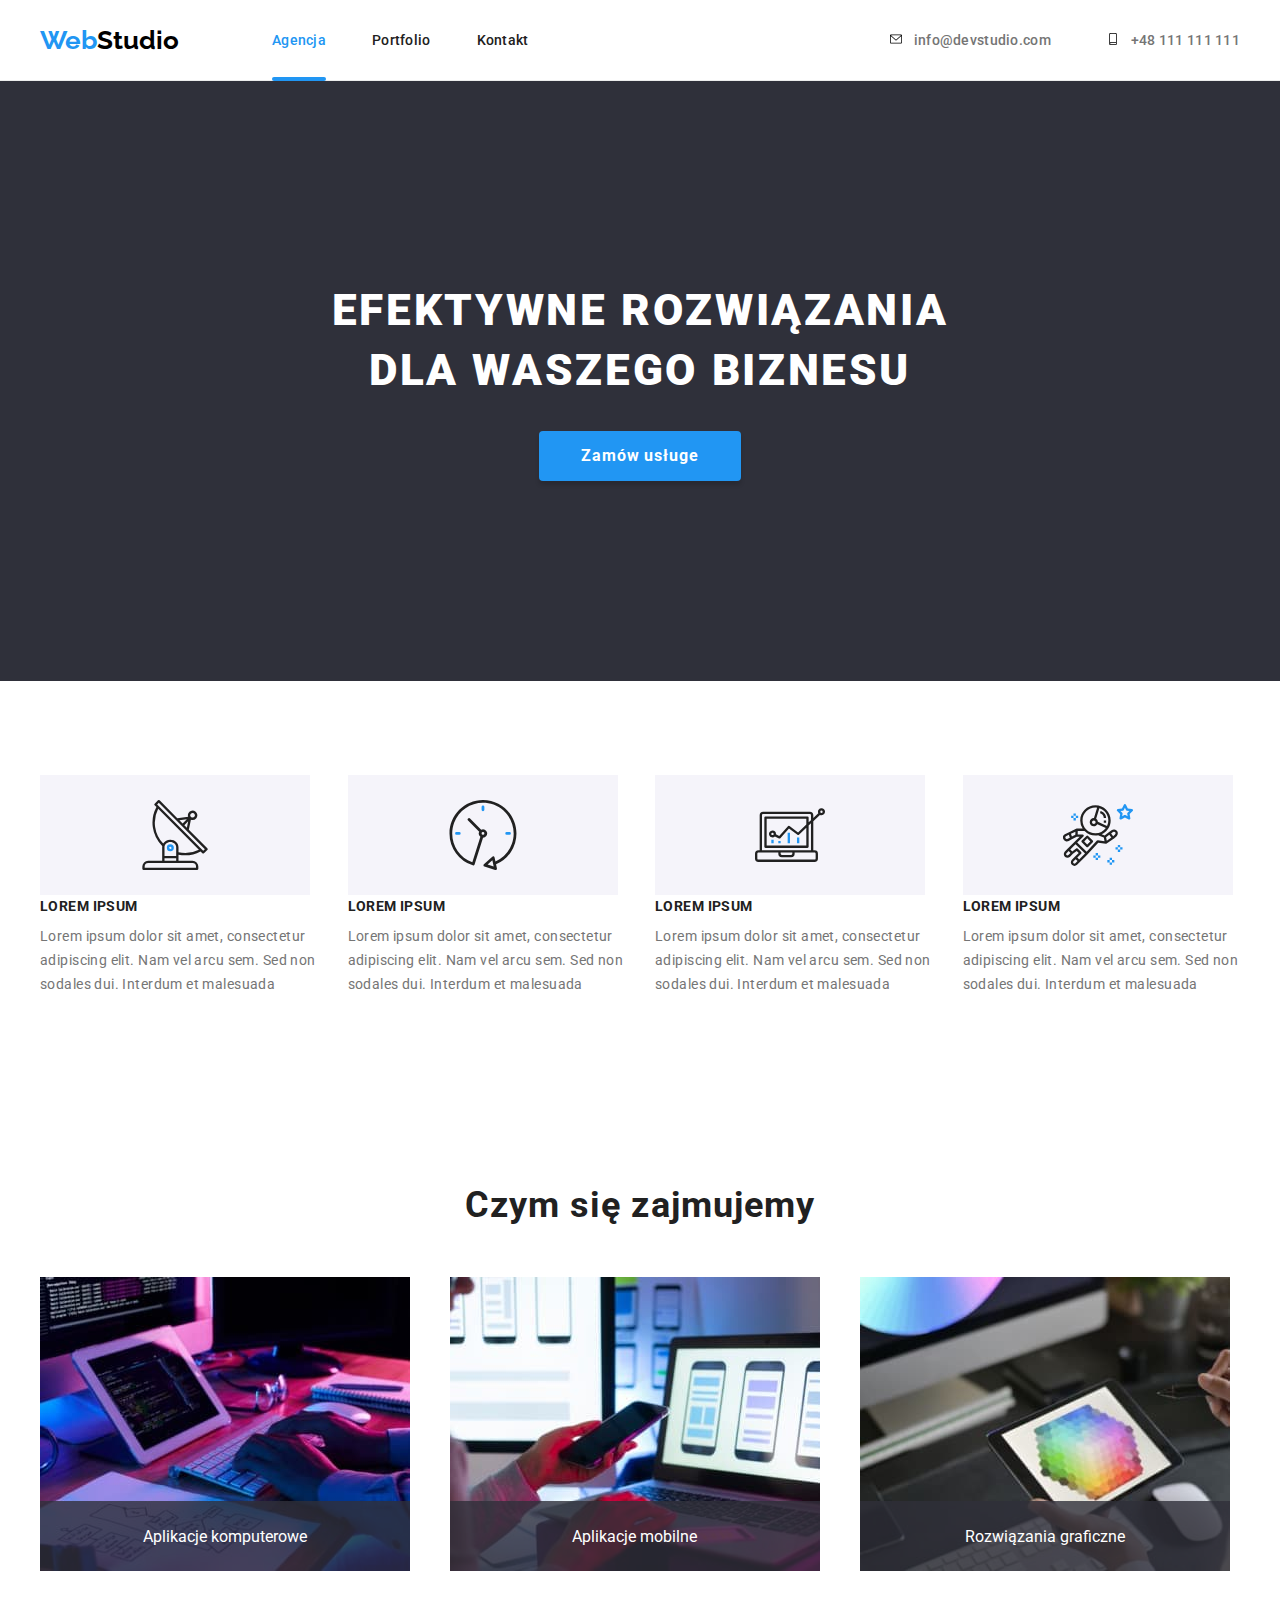
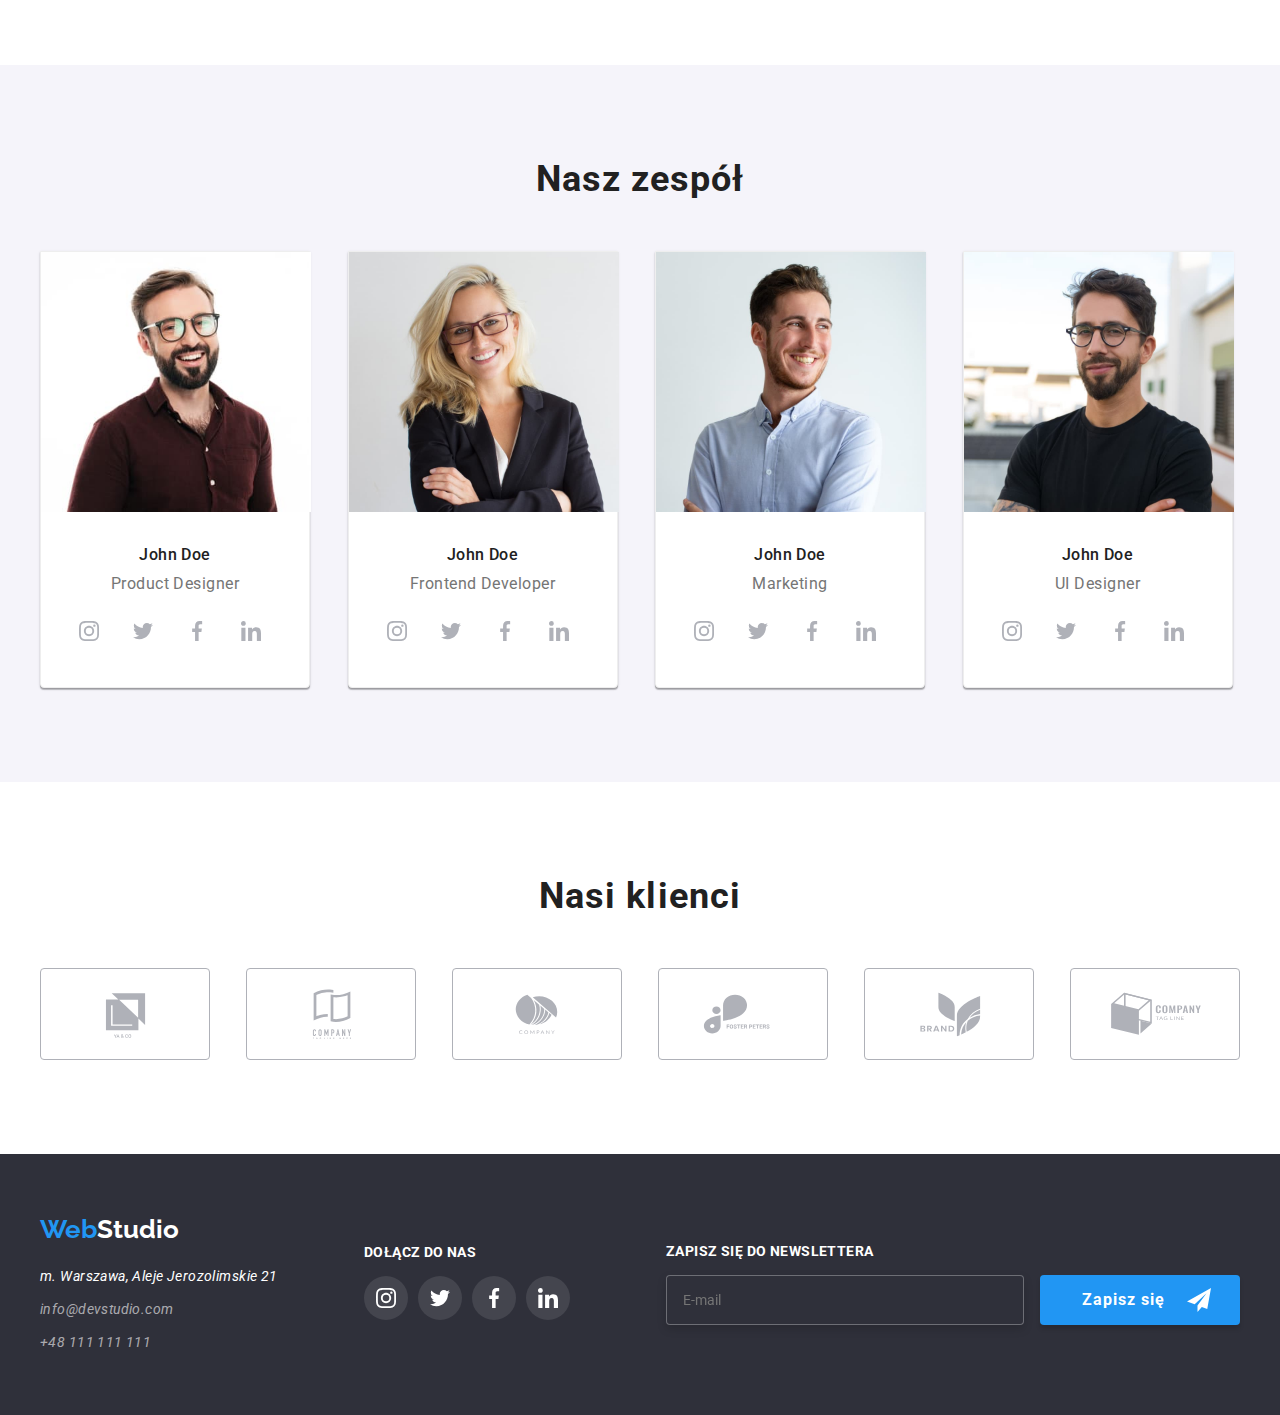
<file: index.html>
<!DOCTYPE html>
<html lang="pl-PL">
  <head>
    <meta charset="UTF-8" />
    <meta http-equiv="X-UA-Compatible" content="IE=edge" />
    <meta name="viewport" content="width=device-width, initial-scale=1.0" />

    <link rel="stylesheet" href="https://cdnjs.cloudflare.com/ajax/libs/modern-normalize/1.0.0/modern-normalize.min.css"/>
    <link rel="preconnect" href="https://fonts.googleapis.com" />
    <link rel="preconnect" href="https://fonts.gstatic.com" crossorigin />
    <link href="https://fonts.googleapis.com/css2?family=Raleway:wght@700&family=Roboto:wght@400;500;700;900&display=swap" rel="stylesheet" />
    <link rel="stylesheet" href="./css/main.min.css" />
    <title>Studio</title>
  </head>
  
  <body>
   <div class="wrapper">
    
    <header class="header">
      <section class="header__container">
      
        <div class="header__setting">

          <div class="logo">
            <a href="./index.html" class="logo__links">Web<span class="logo__links--dark">Studio</span></a>
          </div>
      
            <nav>
              <ul class="nav">
                <li class="nav__item">
                  <a href="./index.html" class="nav__links nav__links--active">Agencja</a>
                </li>
                <li class="nav__item">
                  <a href="./portfolio.html" class="nav__links ">Portfolio</a>
                </li>
                <li class="nav__item">
                  <a href="./kontakt.html" class="nav__links ">Kontakt</a>
                </li>
              </ul>
            </nav>
        </div>
  
          <div class="contact">
            <a class="contact__links" href="mailto:info@devstudio.com">
              <svg class="contact__icon " width="16" height="12">
              <use xlink:href="./images/icons.svg#icon-envelope"></use>
              </svg>info@devstudio.com</a>
            <a class="contact__links" href="tel:+48111111111">
              <svg class="contact__icon" width="16" height="12">
              <use xlink:href="./images/icons.svg#icon-smartphone"></use>
              </svg>+48 111 111 111</a>
          </div>

      </section>
    </header>

    <main>
      
      <section class="order-section"> 
        <div class="order-section__container">
          <div class="order-section__background-image">
            <h1 class="order-section__title">EFEKTYWNE ROZWIĄZANIA DLA WASZEGO BIZNESU</h1>
            <button class="order-section__button" type="button" data-modal-open>Zamów usługe</button>
          </div>
        </div>
      </section>

      <section class="feature">
        <div class="feature__container">
          <ul class="feature__list">
            <li>
              <svg width="270" height="120" class="feature__image"><use width="70" height="70" x="100" y="25" xlink:href="./images/icons.svg#icon-antenna"></use></svg>
              <h3 class="feature__tittle">LOREM IPSUM</h3>
              <p class="feature__text">
              Lorem ipsum dolor sit amet, consectetur adipiscing elit. Nam vel
              arcu sem. Sed non sodales dui. Interdum et malesuada
              </p>
            </li>
            <li>
              <svg width="270" height="120" class="feature__image"><use width="70" height="70" x="100" y="25" xlink:href="./images/icons.svg#icon-clock"></use></svg>
              <h3 class="feature__tittle">LOREM IPSUM</h3>
              <p class="feature__text">
              Lorem ipsum dolor sit amet, consectetur adipiscing elit. Nam vel
              arcu sem. Sed non sodales dui. Interdum et malesuada
              </p>
            </li>
            <li>
              <svg width="270" height="120" class="feature__image"><use width="70" height="70" x="100" y="25" xlink:href="./images/icons.svg#icon-diagram"></use></svg>
              <h3 class="feature__tittle">LOREM IPSUM</h3>
              <p class="feature__text">
              Lorem ipsum dolor sit amet, consectetur adipiscing elit. Nam vel
              arcu sem. Sed non sodales dui. Interdum et malesuada
             </p>
            </li>
            <li>
              <svg width="270" height="120" class="feature__image"><use width="70" height="70" x="100" y="25" xlink:href="./images/icons.svg#icon-astronaut"></use></svg>
              <h3 class="feature__tittle">LOREM IPSUM</h3>
              <p class="feature__text">
              Lorem ipsum dolor sit amet, consectetur adipiscing elit. Nam vel
              arcu sem. Sed non sodales dui. Interdum et malesuada
              </p>
            </li>
          </ul>
        </div>
      </section>

      <section class="services">
        <div class="services__container">
          <h2 class="services__tittle">Czym się zajmujemy</h2>


          <ul class="services__list">
            <li class="services__item">
              <img
              src="./images/whatwedo1.jpg"
              alt="Ktoś pisze na klawiaturze"
              width="370"
              height="294"
              /> <div class="services__description">Aplikacje komputerowe</div>
            </li>
            <li class="services__item">
              <img
              src="./images/whatwedo2.jpg"
              alt="Ktoś siedzi przy laptopie i
            odbiera telefon"
              width="370"
              height="294"
              /><div class="services__description">Aplikacje mobilne</div>
            </li>
            <li class="services__item">
              <img
              src="./images/whatwedo3.jpg"
              alt="Ktoś wybiera kolor z palety
            kolorów wyświetlonej na telefonie"
              width="370"
              height="294"
              /><div class="services__description">Rozwiązania graficzne</div>
            </li>
          </ul>
        </div>
      </section>

      <section class="team">
        <div class="team__container">
          <h2 class="team__tittle">Nasz zespół</h2>
          <ul class="team__list">
            <li class="team__item">
              <figure class="team__figure">
                <img
                src="./images/people1.jpg"
                alt="Uśmiechnięty mężczyzna w bordowej koszuli. Nosi okulary i ma brodę"
                width="270"
                height="260"
                />
                <figcaption>
                  <h4 class="team__name">John Doe</h4>
                  <p class="team__figure--text">Product Designer</p>
                  <div class="social-media">
                    <a class="social-media__links" href=""><svg class="social-media__icon" width="44" height="44"><use width="20" height="20" x="12" y="12" xlink:href="./images/icons.svg#icon-instagram"></use></svg></a>
                    <a class="social-media__links" href=""><svg class="social-media__icon" width="44" height="44"><use width="20" height="20" x="12" y="12" xlink:href="./images/icons.svg#icon-twitter"></use></svg></a>
                    <a class="social-media__links" href=""><svg class="social-media__icon" width="44" height="44"><use width="20" height="20" x="12" y="12" xlink:href="./images/icons.svg#icon-facebook"></use></svg></a>
                    <a class="social-media__links" href=""><svg class="social-media__icon" width="44" height="44"><use width="20" height="20" x="12" y="12" xlink:href="./images/icons.svg#icon-linkedin"></use></svg></a>
                  </div>
                </figcaption>
              </figure>
            </li>
            <li class="team__item">
              <figure class="team__figure">
                <img
                src="./images/people2.jpg"
                alt="Uśmiechnięta kobieta, odziana w marynarkę"
                width="270"
                height="260"
                />
                <figcaption class="team__figcaption">
                  <h4 class="team__name">John Doe</h4>
                  <p class="team__figure--text">Frontend Developer</p>
                  <div class="social-media">
                    <a class="social-media__links" href=""><svg class="social-media__icon" width="44" height="44"><use width="20" height="20" x="12" y="12" xlink:href="./images/icons.svg#icon-instagram"></use></svg></a>
                    <a class="social-media__links" href=""><svg class="social-media__icon" width="44" height="44"><use width="20" height="20" x="12" y="12" xlink:href="./images/icons.svg#icon-twitter"></use></svg></a>
                    <a class="social-media__links" href=""><svg class="social-media__icon" width="44" height="44"><use width="20" height="20" x="12" y="12" xlink:href="./images/icons.svg#icon-facebook"></use></svg></a>
                    <a class="social-media__links" href=""><svg class="social-media__icon" width="44" height="44"><use width="20" height="20" x="12" y="12" xlink:href="./images/icons.svg#icon-linkedin"></use></svg></a>
                  </div>
               </figcaption>
              </figure>
            </li>
            <li class="team__item">
              <figure class="team__figure">
                <img
                src="./images/people3.jpg"
                alt="Uśmiechnięt mężczyzna w jasnej koszuli"
                width="270"
                height="260"
                />
                <figcaption>
                  <h4 class="team__name">John Doe</h4>
                  <p class="team__figure--text">Marketing</p>
                  <div class="social-media">
                    <a class="social-media__links" href=""><svg class="social-media__icon" width="44" height="44"><use width="20" height="20" x="12" y="12" xlink:href="./images/icons.svg#icon-instagram"></use></svg></a>
                    <a class="social-media__links" href=""><svg class="social-media__icon" width="44" height="44"><use width="20" height="20" x="12" y="12" xlink:href="./images/icons.svg#icon-twitter"></use></svg></a>
                    <a class="social-media__links" href=""><svg class="social-media__icon" width="44" height="44"><use width="20" height="20" x="12" y="12" xlink:href="./images/icons.svg#icon-facebook"></use></svg></a>
                    <a class="social-media__links" href=""><svg class="social-media__icon" width="44" height="44"><use width="20" height="20" x="12" y="12" xlink:href="./images/icons.svg#icon-linkedin"></use></svg></a>
                  </div>
                </figcaption>
              </figure>
            </li>
            <li class="team__item">
              <figure class="team__figure">
                <img
                src="./images/people4.jpg"
                alt="Uśmiechnięty meżczyzna w czarnym t-shercie"
                width="270"
                height="260"
                />
                <figcaption>
                  <h4 class="team__name">John Doe</h4>
                  <p class="team__figure--text">UI Designer</p>
                  <div class="social-media">
                    <a class="social-media__links" href=""><svg class="social-media__icon" width="44" height="44"><use width="20" height="20" x="12" y="12" xlink:href="./images/icons.svg#icon-instagram"></use></svg></a>
                    <a class="social-media__links" href=""><svg class="social-media__icon" width="44" height="44"><use width="20" height="20" x="12" y="12" xlink:href="./images/icons.svg#icon-twitter"></use></svg></a>
                    <a class="social-media__links" href=""><svg class="social-media__icon" width="44" height="44"><use width="20" height="20" x="12" y="12" xlink:href="./images/icons.svg#icon-facebook"></use></svg></a>
                    <a class="social-media__links" href=""><svg class="social-media__icon" width="44" height="44"><use width="20" height="20" x="12" y="12" xlink:href="./images/icons.svg#icon-linkedin"></use></svg></a>
                  </div>
                </figcaption>
              </figure>
            </li>
          </ul>
        </div>
      </section>

      <section class="customers">

        <div class="customers__container">
          <h2 class="customers__tittle">Nasi klienci</h2>
          <div class="">
            <ul class="customers__list">
              <li class="customers__item">
                <a class="" href=""><svg width="170" height="92" class="customers__scg"> <use width="187" height="101.2" x="-8.5" y="-4.6" xlink:href="./images/icons.svg#icon-Logo1"></use></svg> </a>
              </li>
              <li class="customers__item">
                <a class="" href=""><svg width="170" height="92" class="customers__scg"><use width="187" height="101.2" x="-8.5" y="-4.6" xlink:href="./images/icons.svg#icon-Logo2"></use></svg></a>
              </li>
              <li class="customers__item">
                <a class="" href=""><svg width="170" height="92" class="customers__scg"><use width="187" height="101.2" x="-8.5" y="-4.6" xlink:href="./images/icons.svg#icon-Logo3"></use></svg></a>
              </li>
              <li class="customers__item">
                <a class="" href=""><svg width="170" height="92" class="customers__scg"><use width="187" height="101.2" x="-8.5" y="-4.6" xlink:href="./images/icons.svg#icon-Logo4"></use></svg></a>
              </li>
              <li class="customers__item">
                <a class="" href=""><svg width="170" height="92" class="customers__scg"><use width="187" height="101.2" x="-8.5" y="-4.6" xlink:href="./images/icons.svg#icon-Logo5"></use></svg></a>
              </li>
              <li class="customers__item">
                <a class="" href=""><svg width="170" height="92" class="customers__scg"><use width="187" height="101.2" x="-8.5" y="-4.6" xlink:href="./images/icons.svg#icon-Logo6"></use></svg></a>
              </li>
            </ul>
          </div>
        </div>
      </section>
  
    </main>

    <footer class="footer">
      <section class="footer__container">
        <div class="footer__setting">

          <div class="">
              <a href="./index.html" class="logo__links">Web<span class="logo__links--white">Studio</span></a>
              <address class="footer__adress">
              <p>m. Warszawa, Aleje Jerozolimskie 21</p>
                <a class="footer__adress-links" href="mailto:info@devstudio.com">info@devstudio.com</a>
                <a class="footer__adress-links" href="tel:+48111111111">+48 111 111 111</a>
              </address>
          </div>
      
          <div class="">
            <h3 class="social-media__tittle">DOŁĄCZ DO NAS</h3>
              <div class="social-media">
                <a href="" class="social-media__links"><svg class="social-media__icon--dark" width="44" height="44"><use width="20" height="20" x="12" y="12" xlink:href="./images/icons.svg#icon-instagram"></use></svg></a>
                <a href="" class="social-media__links"><svg class="social-media__icon--dark" width="44" height="44"><use width="20" height="20" x="12" y="12" xlink:href="./images/icons.svg#icon-twitter"></use></svg></a>
                <a href="" class="social-media__links"><svg class="social-media__icon--dark" width="44" height="44"><use width="20" height="20" x="12" y="12" xlink:href="./images/icons.svg#icon-facebook"></use></svg></a>
                <a href="" class="social-media__links"><svg class="social-media__icon--dark" width="44" height="44"><use width="20" height="20" x="12" y="12" xlink:href="./images/icons.svg#icon-linkedin"></use></svg></a>
              </div>
          </div>

          <div>
            <form class="footer-newsletter">
              <label for="" class="footer-newsletter__tittles">Zapisz się do newslettera
              
                <input type="email" name="email" class="footer-newsletter__input" placeholder="E-mail"/>
              </label>  
              <button class="footer-newsletter__submit-button" type="submit">Zapisz się<svg width="24" height="24" class="footer-newsletter__icon-on-button"><use href="./images/icons.svg#icon-send"></use></svg></button>
            </form>
          </div>

        </div>
      </section>
    </footer>
  </div>

  
<div class="backdrop  backdrop--is-hiddden" data-modal>
  <div class="modal">
    <button type="button" class="modal__close-button" data-modal-close>x</button>
    
    <form class="modal__form">
      <h2 class="modal__form-title">Zostaw swoje dane w formularzu poniżej</h2>
      <div class="modal__sectors">
        <label class="modal__label" for="name">
          Imie
          <input type="text" name="name" id="name" class="modal__input" minlenght="3"  required/>
          <svg width="18" height="18" class="modal__icons"><use href="./images/icons.svg#icon-person"></use></svg>
        </label>
      </div>
     <div class="modal__sectors">
      <label class="modal__label" for="phone">
          Telefon
          <input type="tel" name="phone_number" id="phone" class="modal__input" minlenght="9" maxlength="12" required/>
          <svg width="18" height="18" class="modal__icons"><use href="./images/icons.svg#icon-phone"></use></svg>
        </label>
     </div>
   <div class="modal__sectors">
    <label class="modal__label" for="email">
          Email
          <input type="email" name="email" id="email" class="modal__input" required/>
          <svg width="18" height="18" class="modal__icons"><use href="./images/icons.svg#icon-email"></use></svg>
        </label>
   </div>
        
      <div class="modal__sectors">
            <label  class="modal__label" for="feedback">
              Komentarz
              <textarea id="feedback"  class="modal__input modal__input--textarea"
                name="feedback"
                placeholder="Wprowadź tekst"
                maxlength="100"
                minlength="5"
              ></textarea>
            </label>
      </div>

        <div class="modal__sectors">
          <input class="modal__checkbox" id="checkbox" type="checkbox" name="agree" value="accepted" required/>
          
            <label class="modal__checkbox-label" for="checkbox"> Oświadczam iż akceptuję <a href="#" class="modal__checkbox-links">Regulamin</a> i <a href="#" class="modal__checkbox-links">Politykę Prywatności</a>. </label>
            <svg width="16" height="15" class="modal__icons-agree"><use href="./images/icons.svg#icon-check"></use></svg>
        </div> 
      
      <button class="modal__submit-button" type="submit">Wyślij</button>

    </form>


  </div>
</div>

  <script src="./js/modal.js"></script>
  </body>
</html>
</file>
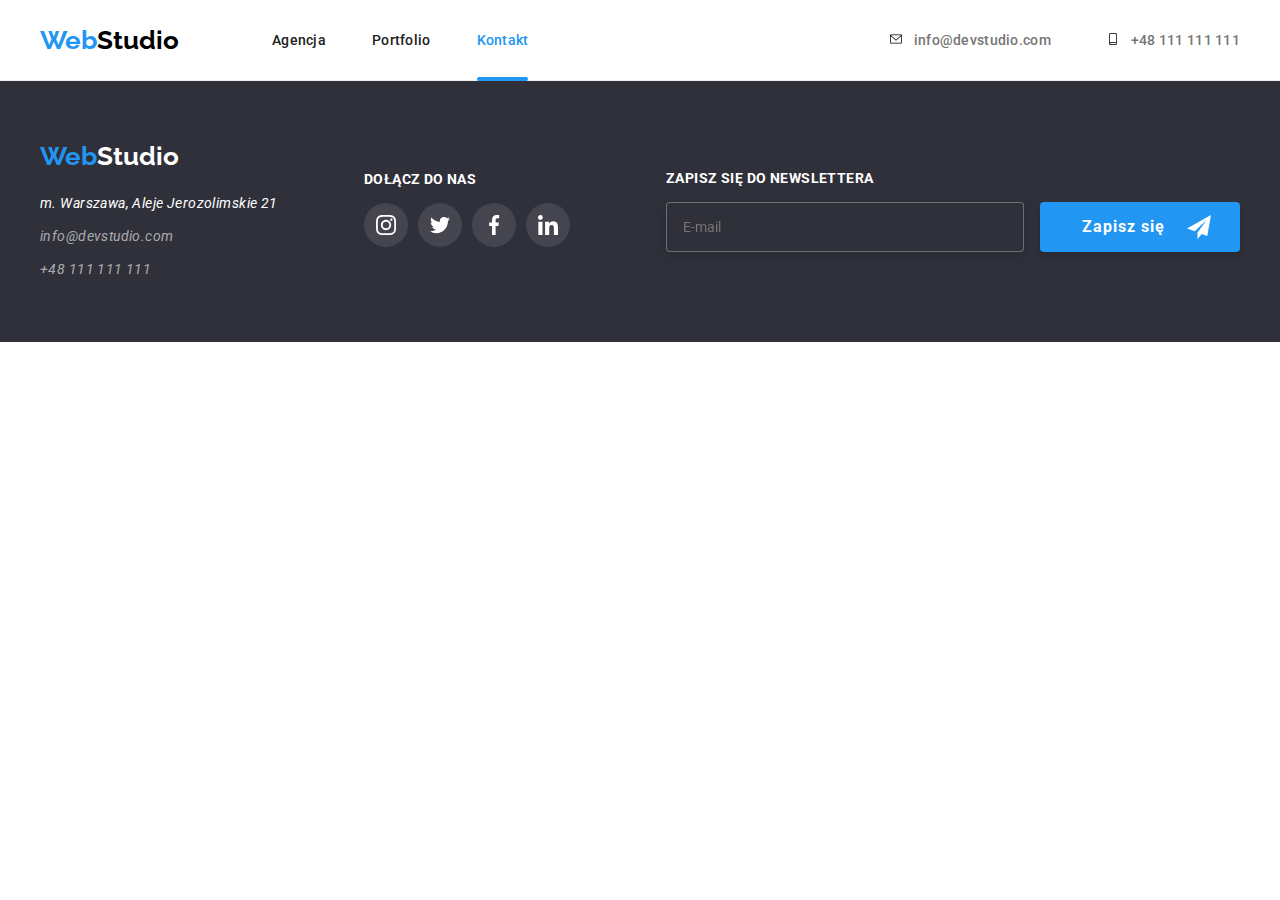
<file: kontakt.html>
<!DOCTYPE html>
<html lang="pl-PL">
  <head>
    <meta charset="UTF-8" />
    <meta http-equiv="X-UA-Compatible" content="IE=edge" />
    <meta name="viewport" content="width=device-width, initial-scale=1.0" />

    <link rel="stylesheet" href="https://cdnjs.cloudflare.com/ajax/libs/modern-normalize/1.0.0/modern-normalize.min.css"/>
    <link rel="preconnect" href="https://fonts.googleapis.com" />
    <link rel="preconnect" href="https://fonts.gstatic.com" crossorigin />
    <link href="https://fonts.googleapis.com/css2?family=Raleway:wght@700&family=Roboto:wght@400;500;700;900&display=swap" rel="stylesheet" />
    <link rel="stylesheet" href="./css/styles.css" />
    <title>Kontakt</title>
  </head>
  
  <body>
   <div class="wrapper">
    
    <header class="header">
      <section class="container page-header">
      
        <div class="justify-class">

          <div class="logo">
            <a href="./index.html" class="logo__links">Web<span class="logo__links--dark">Studio</span></a>
          </div>
      
            <nav>
              <ul class="nav">
                <li class="nav__item">
                  <a href="./index.html" class="nav__links">Agencja</a>
                </li>
                <li class="nav__item">
                  <a href="./portfolio.html" class="nav__links ">Portfolio</a>
                </li>
                <li class="nav__item">
                  <a href="./kontakt.html" class="nav__links nav__links--active">Kontakt</a>
                </li>
              </ul>
            </nav>
        </div>
  
          <div class="contact">
            <a class="contact__links" href="mailto:info@devstudio.com">
              <svg class="contact__icon " width="16" height="12">
              <use xlink:href="./images/icons.svg#icon-envelope"></use>
              </svg>info@devstudio.com</a>
            <a class="contact__links" href="tel:+48111111111">
              <svg class="contact__icon" width="16" height="12">
              <use xlink:href="./images/icons.svg#icon-smartphone"></use>
              </svg>+48 111 111 111</a>
          </div>

      </section>
    </header>

    <main>

    </main>

    <footer class="footer">
      <section class="footer__container">
        <div class="footer__setting">

          <div class="">
              <a href="./index.html" class="logo__links">Web<span class="logo__links--white">Studio</span></a>
              <address class="footer__adress">
              <p>m. Warszawa, Aleje Jerozolimskie 21</p>
                <a class="footer__adress-links" href="mailto:info@devstudio.com">info@devstudio.com</a>
                <a class="footer__adress-links" href="tel:+48111111111">+48 111 111 111</a>
              </address>
          </div>
      
          <div class="">
            <h3 class="social-media__tittle">DOŁĄCZ DO NAS</h3>
              <div class="social-media">
                <a href="" class="social-media__links"><svg class="social-media__icon--dark" width="44" height="44"><use width="20" height="20" x="12" y="12" xlink:href="./images/icons.svg#icon-instagram"></use></svg></a>
                <a href="" class="social-media__links"><svg class="social-media__icon--dark" width="44" height="44"><use width="20" height="20" x="12" y="12" xlink:href="./images/icons.svg#icon-twitter"></use></svg></a>
                <a href="" class="social-media__links"><svg class="social-media__icon--dark" width="44" height="44"><use width="20" height="20" x="12" y="12" xlink:href="./images/icons.svg#icon-facebook"></use></svg></a>
                <a href="" class="social-media__links"><svg class="social-media__icon--dark" width="44" height="44"><use width="20" height="20" x="12" y="12" xlink:href="./images/icons.svg#icon-linkedin"></use></svg></a>
              </div>
          </div>

          <div>
            <form class="footer-newsletter">
              <label for="" class="footer-newsletter__tittles">Zapisz się do newslettera
              
                <input type="email" name="email" class="footer-newsletter__input" placeholder="E-mail"/>
              </label>  
              <button class="footer-newsletter__submit-button" type="submit">Zapisz się<svg width="24" height="24" class="footer-newsletter__icon-on-button"><use href="./images/icons.svg#icon-send"></use></svg></button>
            </form>
          </div>

        </div>
      </section>
    </footer>
  </div>
  </body>
</html>
</file>
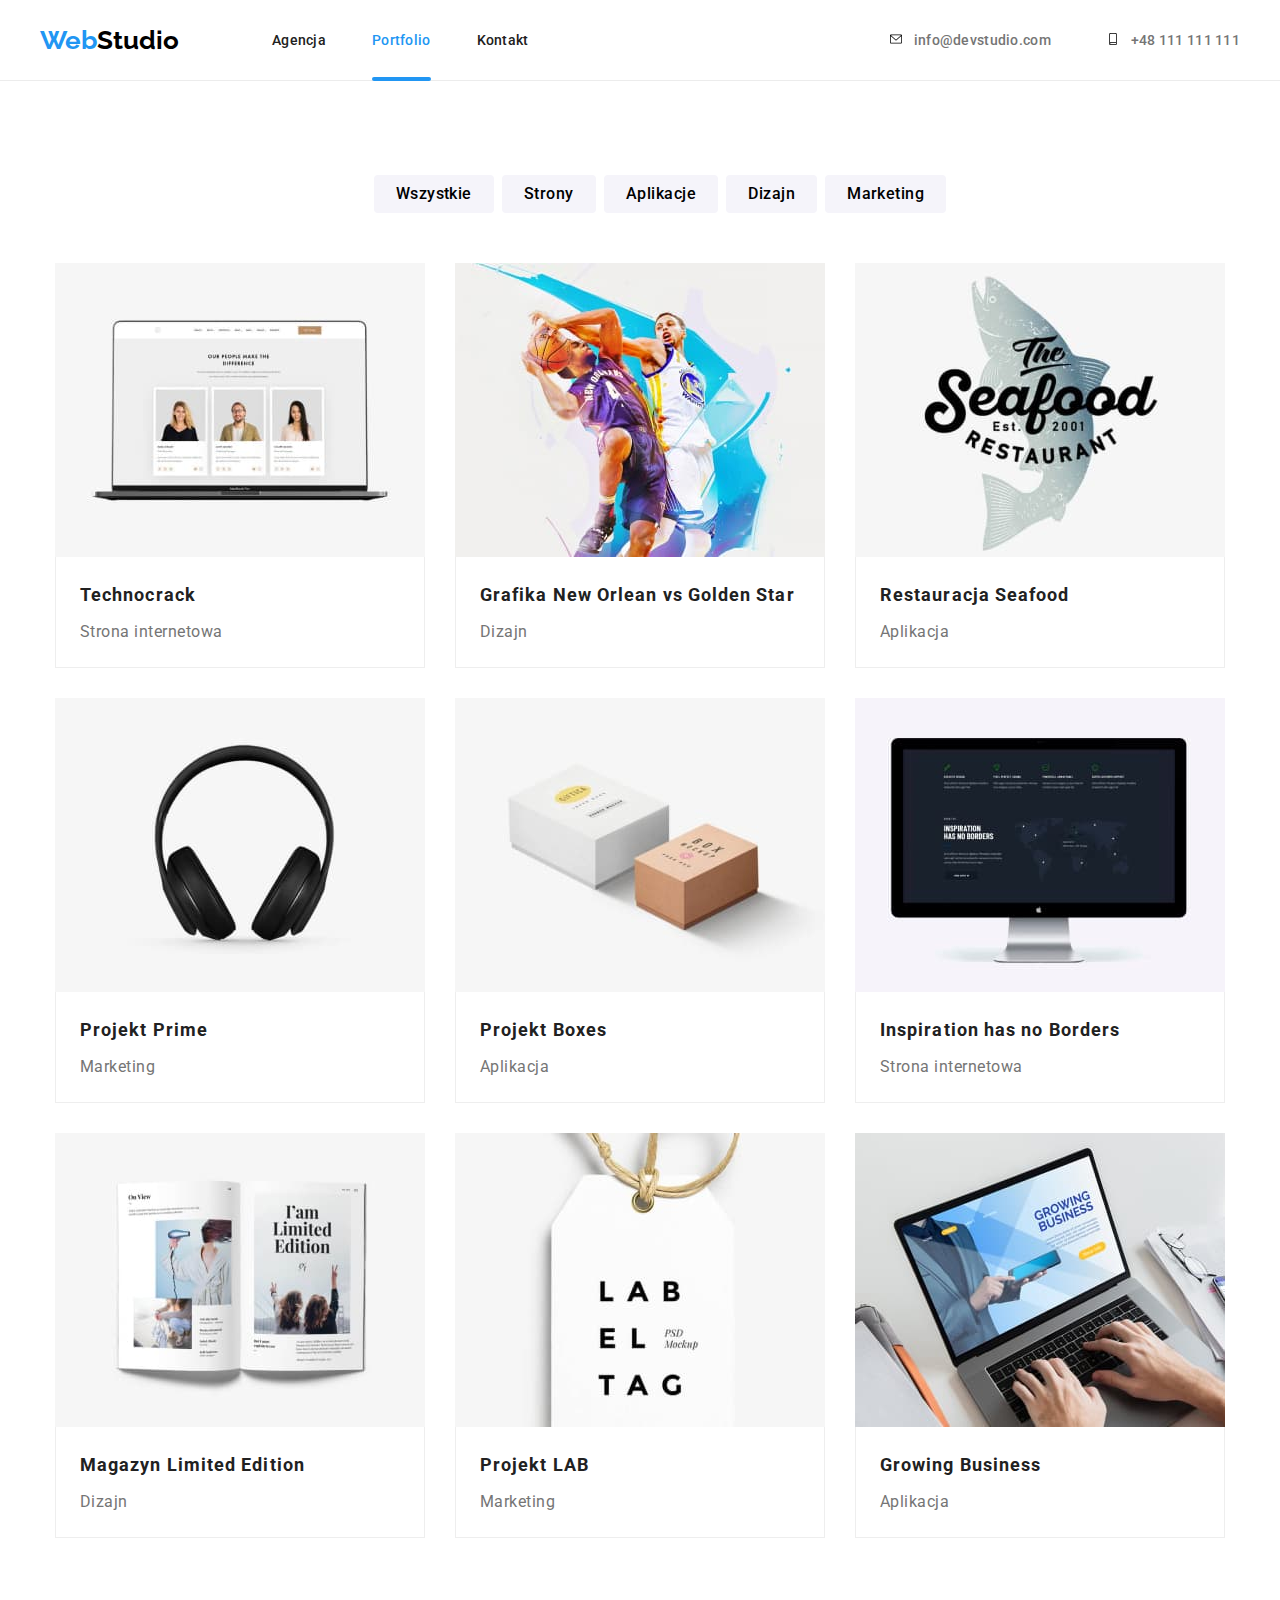
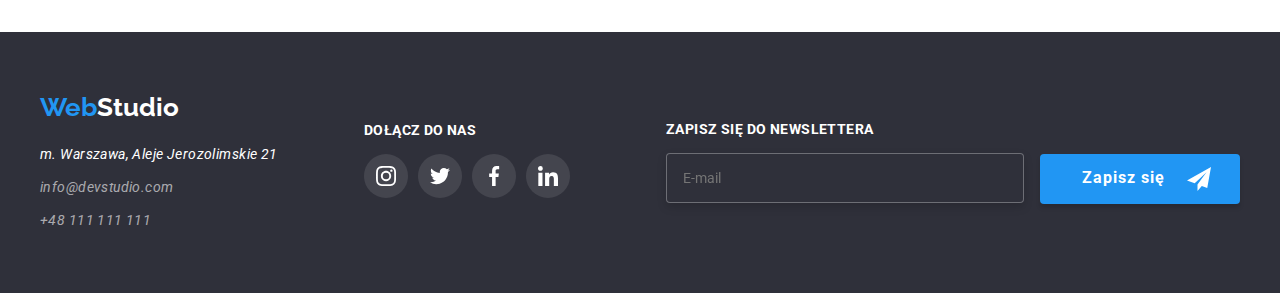
<file: portfolio.html>
<!DOCTYPE html>
<html lang="pl-PL">
  <head>
    <meta charset="UTF-8" />
    <meta http-equiv="X-UA-Compatible" content="IE=edge" />
    <meta name="viewport" content="width=device-width, initial-scale=1.0" />

    <link rel="stylesheet" href="https://cdnjs.cloudflare.com/ajax/libs/modern-normalize/1.0.0/modern-normalize.min.css"/>
    <link rel="preconnect" href="https://fonts.googleapis.com" />
    <link rel="preconnect" href="https://fonts.gstatic.com" crossorigin />
    <link href="https://fonts.googleapis.com/css2?family=Raleway:wght@700&family=Roboto:wght@400;500;700;900&display=swap" rel="stylesheet" />
    <link rel="stylesheet" href="./css/main.min.css" />
    <title>Portfolio</title>
  </head>
  <body>
    <div class="wrapper">

      <header class="header">
        <section class="header__container">
        
          <div class="header__setting">
  
            <div class="logo">
              <a href="./index.html" class="logo__links">Web<span class="logo__links--dark">Studio</span></a>
            </div>
        
              <nav>
                <ul class="nav">
                  <li class="nav__item">
                    <a href="./index.html" class="nav__links">Agencja</a>
                  </li>
                  <li class="nav__item">
                    <a href="./portfolio.html" class="nav__links nav__links--active">Portfolio</a>
                  </li>
                  <li class="nav__item">
                    <a href="./kontakt.html" class="nav__links ">Kontakt</a>
                  </li>
                </ul>
              </nav>
          </div>
    
            <div class="contact">
              <a class="contact__links" href="mailto:info@devstudio.com">
                <svg class="contact__icon " width="16" height="12">
                <use xlink:href="./images/icons.svg#icon-envelope"></use>
                </svg>info@devstudio.com</a>
              <a class="contact__links" href="tel:+48111111111">
                <svg class="contact__icon" width="16" height="12">
                <use xlink:href="./images/icons.svg#icon-smartphone"></use>
                </svg>+48 111 111 111</a>
            </div>
  
        </section>
      </header>

    <main>

      <section class="portfolio" >
        <div class="portfolio__container">
        <ul class="portfolio__button-list">
          <li>
            <button class="portfolio__button" type="button">Wszystkie</button>
          </li>
          <li>
            <button class="portfolio__button" type="button">Strony</button>
          </li>
          <li>
            <button class="portfolio__button" type="button">Aplikacje</button>
          </li>
          <li>
            <button class="portfolio__button" type="button">Dizajn</button>
          </li>
          <li>
            <button class="portfolio__button" type="button">Marketing</button>
          </li>
        </ul>
      </div>
     
      
        <ul class="portfolio__list">
          <li class="portfolio__list-item">
            <figure class="portfolio__figure">
              <div class="portfolio__overlay-box">
                <img src="./images/portfolio1.jpg" alt="Profile osób, otwarte na laptopie" width="370" height="294" />
              <div class="portfolio__moving-overlay portfolio__moving-overlay--text"> Technocrack jest popularną platformą wykorzystywaną do rozpowszechniania koronawirusa. Firmy wykorzystują tę platformę do celów szpiegowskich i ataków na niezabezpieczone serwery konkurencji</div>
              </div>
              <figcaption class="portfolio__figcaption">
                <h4 class="portfolio__title">Technocrack</h4>
                <p class="portfolio__description">Strona internetowa</p>
              </figcaption>
            </figure>
          </li>
          <li class="portfolio__list-item">
            <figure class="portfolio__figure">
              <div class="portfolio__overlay-box">
              <img src="./images/portfolio2.jpg" alt="Grafika przedstawiająca dwuch koszykarzy" width="370" height="294" />
              <div class="portfolio__moving-overlay portfolio__moving-overlay--text"> Technocrack jest popularną platformą wykorzystywaną do rozpowszechniania koronawirusa. Firmy wykorzystują tę platformę do celów szpiegowskich i ataków na niezabezpieczone serwery konkurencji</div>
              </div>
              <figcaption class="portfolio__figcaption">
                <h4 class="portfolio__title">Grafika New Orlean vs Golden Star</h4>
                <p class="portfolio__description">Dizajn</p>
              </figcaption>
            </figure>
          </li>
          <li class="portfolio__list-item">
            <figure class="portfolio__figure">
              <div class="portfolio__overlay-box">
              <img
                src="./images/portfolio3.jpg" alt="logo restauracji, napis seafood na tle ryby" width="370" height="294" />
              <div class="portfolio__moving-overlay portfolio__moving-overlay--text"> Technocrack jest popularną platformą wykorzystywaną do rozpowszechniania koronawirusa. Firmy wykorzystują tę platformę do celów szpiegowskich i ataków na niezabezpieczone serwery konkurencji</div>
              </div>
              <figcaption class="portfolio__figcaption">
                <h4 class="portfolio__title">Restauracja Seafood</h4>
                <p class="portfolio__description">Aplikacja</p>
              </figcaption>
            </figure>
          </li>
          <li class="portfolio__list-item">
            <figure class="portfolio__figure">
              <div class="portfolio__overlay-box">
              <img src="./images/portfolio4.jpg" alt="słuchawki nauszne bezprzewodowe" width="370" height="294" />
              <div class="portfolio__moving-overlay portfolio__moving-overlay--text"> Technocrack jest popularną platformą wykorzystywaną do rozpowszechniania koronawirusa. Firmy wykorzystują tę platformę do celów szpiegowskich i ataków na niezabezpieczone serwery konkurencji</div>
              </div>
              <figcaption class="portfolio__figcaption">
                <h4 class="portfolio__title">Projekt Prime</h4>
                <p class="portfolio__description">Marketing</p>
              </figcaption>
            </figure>
          </li>
          <li class="portfolio__list-item">
            <figure class="portfolio__figure">
              <div class="portfolio__overlay-box">
              <img src="./images/portfolio5.jpg" alt="dwa pudełka białe i beżowe" width="370" height="294" />
              <div class="portfolio__moving-overlay portfolio__moving-overlay--text"> Technocrack jest popularną platformą wykorzystywaną do rozpowszechniania koronawirusa. Firmy wykorzystują tę platformę do celów szpiegowskich i ataków na niezabezpieczone serwery konkurencji</div>
              </div>
              <figcaption class="portfolio__figcaption">
                <h4 class="portfolio__title">Projekt Boxes</h4>
                <p class="portfolio__description">Aplikacja</p>
              </figcaption>
            </figure>
          </li>
          <li class="portfolio__list-item">
            <figure class="portfolio__figure">
              <div class="portfolio__overlay-box">
              <img src="./images/portfolio6.jpg" alt="monitor wyświetlający mapę świata na ciemnym tle" width="370" height="294" />
              <div class="portfolio__moving-overlay portfolio__moving-overlay--text"> Technocrack jest popularną platformą wykorzystywaną do rozpowszechniania koronawirusa. Firmy wykorzystują tę platformę do celów szpiegowskich i ataków na niezabezpieczone serwery konkurencji</div>
              </div>
              <figcaption class="portfolio__figcaption">
                <h4 class="portfolio__title">Inspiration has no Borders</h4>
                <p class="portfolio__description">Strona internetowa</p>
              </figcaption>
            </figure>
          </li>
          <li class="portfolio__list-item">
            <figure class="portfolio__figure">
              <div class="portfolio__overlay-box">
              <img src="./images/portfolio7.jpg" alt="otwarty magazyn limited edition" width="370" height="294" />
              <div class="portfolio__moving-overlay portfolio__moving-overlay--text"> Technocrack jest popularną platformą wykorzystywaną do rozpowszechniania koronawirusa. Firmy wykorzystują tę platformę do celów szpiegowskich i ataków na niezabezpieczone serwery konkurencji</div>
              </div>
              <figcaption class="portfolio__figcaption">
                <h4 class="portfolio__title">Magazyn Limited Edition</h4>
                <p class="portfolio__description">Dizajn</p>
              </figcaption>
            </figure>
          </li>
          <li class="portfolio__list-item">
            <figure class="portfolio__figure">
              <div class="portfolio__overlay-box">
              <img src="./images/portfolio8.jpg" alt="etykieta labeltag" width="370" height="294" />
              <div class="portfolio__moving-overlay portfolio__moving-overlay--text"> Technocrack jest popularną platformą wykorzystywaną do rozpowszechniania koronawirusa. Firmy wykorzystują tę platformę do celów szpiegowskich i ataków na niezabezpieczone serwery konkurencji</div>
              </div>
              <figcaption class="portfolio__figcaption">
                <h4 class="portfolio__title">Projekt LAB</h4>
                <p class="portfolio__description">Marketing</p>
              </figcaption>
            </figure>
          </li>
          <li class="portfolio__list-item">
            <figure class="portfolio__figure">
              <div class="portfolio__overlay-box">
              <img
                src="./images/portfolio9.jpg" alt="ręce pracujące nad otwartym laptopem z wyświetlona stroną growing business" width="370" height="294" />
              <div class="portfolio__moving-overlay portfolio__moving-overlay--text"> Technocrack jest popularną platformą wykorzystywaną do rozpowszechniania koronawirusa. Firmy wykorzystują tę platformę do celów szpiegowskich i ataków na niezabezpieczone serwery konkurencji</div>
              </div>
              <figcaption class="portfolio__figcaption">
                <h4 class="portfolio__title">Growing Business</h4>
                <p class="portfolio__description">Aplikacja</p>
              </figcaption>
            </figure>
          </li>
        </ul>
      </section>
    </main>

    <footer class="footer">
      <section class="footer__container">
        <div class="footer__setting">

          <div class="">
              <a href="./index.html" class="logo__links">Web<span class="logo__links--white">Studio</span></a>
              <address class="footer__adress">
              <p>m. Warszawa, Aleje Jerozolimskie 21</p>
                <a class="footer__adress-links" href="mailto:info@devstudio.com">info@devstudio.com</a>
                <a class="footer__adress-links" href="tel:+48111111111">+48 111 111 111</a>
              </address>
          </div>
      
          <div class="">
            <h3 class="social-media__tittle">DOŁĄCZ DO NAS</h3>
              <div class="social-media">
                <a href="" class="social-media__links"><svg class="social-media__icon--dark" width="44" height="44"><use width="20" height="20" x="12" y="12" xlink:href="./images/icons.svg#icon-instagram"></use></svg></a>
                <a href="" class="social-media__links"><svg class="social-media__icon--dark" width="44" height="44"><use width="20" height="20" x="12" y="12" xlink:href="./images/icons.svg#icon-twitter"></use></svg></a>
                <a href="" class="social-media__links"><svg class="social-media__icon--dark" width="44" height="44"><use width="20" height="20" x="12" y="12" xlink:href="./images/icons.svg#icon-facebook"></use></svg></a>
                <a href="" class="social-media__links"><svg class="social-media__icon--dark" width="44" height="44"><use width="20" height="20" x="12" y="12" xlink:href="./images/icons.svg#icon-linkedin"></use></svg></a>
              </div>
          </div>

          <div>
            <form class="footer-newsletter">
              <label for="" class="footer-newsletter__tittles">Zapisz się do newslettera
              
                <input type="email" name="email" class="footer-newsletter__input" placeholder="E-mail"/>
              </label>  
              <button class="footer-newsletter__submit-button" type="submit">Zapisz się<svg width="24" height="24" class="footer-newsletter__icon-on-button"><use href="./images/icons.svg#icon-send"></use></svg></button>
            </form>
          </div>

        </div>
      </section>
    </footer>
    </div>
  </body>
</html>
</file>
<file: css/styles.css>
:root{
--blue: #2196F3;
--black: #000000;
--white: #FFFFFF;
--not-white:  #f5f4fa;
--grey-dark: #2F303A;

--font-color-main: #212121;
--font-color-second: #757575;
--background-color-main: #FFFFFF;
--background-color-secondary: #2F303A;
--hover-color: #2196F3;
--figure-border: #EEEEEE;
--fotter-links: #ffffff99;
--icon-grey: #AFB1B8;
}
.class-h1 {
  font-weight: 900;
  font-size: 44px;
  line-height: 1.36;
  text-align: center;
  letter-spacing: 0.06em;
  color: #FFFFFF;
}
.class-h2 {
  font-weight: 700;
  font-size: 36px;
  line-height: 1.16;
  text-align: center;
  letter-spacing: 0.03em;
}
.class-h3 {
  font-weight: 700;
  line-height: 1.14;
  text-transform: uppercase;
  letter-spacing: 0.03em;
  font-size: 14px;
}
.class-h4 {
  font-weight: 500;
  font-size: 16px;
  line-height: 1.18;
  text-align: left;
  letter-spacing: 0.03em;
}

* {
  box-sizing: border-box;
  margin: 0;
  padding: 0;
}
h1,
h2,
h3,
ul {
padding: 0;
margin: 0 auto;
}
::after,
::before{
  box-sizing: border-box;
}
figure {
  margin: 0;
  padding: 0;
} 
.wrapper{
  width: 100%;
  background-color: var(--background-color-main);
}
.container{
  width: 1200px;
  margin: 0 auto;
  padding: 0 0;
}
.section {
  padding-top: 94px;
  padding-bottom: 94px;
}
.section-not-white {
  background-color: var(--not-white);
  padding-bottom: 94px;
  padding-top: 94px;
}
.block__tittle{
  font-weight: 700;
  font-size: 36px;
  line-height: 1.16;
  text-align: center;
  letter-spacing: 0.03em;
  margin-top: 0;
  margin-bottom: 50px;
}
body {
  font-family: 'Roboto', sans-serif;
  color: var(--font-color-main);
  background-color: var(--background-color-main);
}
.page-header{
  display: flex;
  align-items: center;
  justify-content: space-between;
  height: 80px;
}
.justify-class {
  display: flex;
  align-items: center;
  justify-content: space-between;
}
.block__tittle{
  font-weight: 700;
  font-size: 36px;
  line-height: 1.16;
  text-align: center;
  letter-spacing: 0.03em;
  margin-top: 0;
  margin-bottom: 50px;
}



.header{
  border-bottom: 1px solid #ECECEC;
 }
.header__container {
  width: 1200px;
  margin: 0 auto;
  padding: 0 0;
  display: flex;
  align-items: center;
  justify-content: space-between;
  height: 80px;
}
.header__setting {
  display: flex;
  align-items: center;
  justify-content: space-between;
}
  /* LOGO */
  .logo{
    margin-right: 93px;
  }
  .logo__links{
    color: var(--blue);
    text-decoration: none;
    font-family: 'Raleway';
    font-weight: 700;
    font-size: 26px;
    line-height: 1.19;
  }
  .logo__links--dark{
    color: var(--black);
  }

  .logo__links--white{
    color: var(--white);
  }

/* NAVIGACJA */
.nav{
  display: flex;
  list-style: none;
  text-align: justify; 
  gap: 46px;
  }
.nav__item {
  text-decoration: none;
}
.nav__links{
  color: var(--font-color-main);
  font-weight: 500;
  font-size: 14px;
  line-height: 1.14;
  letter-spacing: 0.02em;
  text-decoration: none;
}
.nav__links--active {
  position: relative;
  color: var(--blue);
  }
.nav__links--active::after{
  position: absolute;
  content: "";
  width: 100%;
  bottom: -33px;
  left: 0px;
  border-bottom: 4px solid var(--hover-color);
  border-radius: 2px;
  margin-bottom: 0;
}
.nav__links:hover,
.nav__links:focus {
  color: var(--hover-color);
  transition-property: color;
  transition-duration:  250ms;
  transition-timing-function: cubic-bezier(0.4, 0, 0.2, 1);
}
/* CONTACT */

.contact > a:nth-child(1){
  margin-right: 50px;
}
.contact__links{
  color: var(--font-color-second);
  font-weight: 500;
  font-size: 14px;
  line-height: 1.14;
  letter-spacing: 0.02em;
  text-decoration: none;
}
.contact__links:hover,
.contact__links:focus {
color: var(--hover-color);
fill: var(--hover-color);
transition-property: color, fill;
transition-duration:  250ms;
transition-timing-function: cubic-bezier(0.4, 0, 0.2, 1);
cursor: pointer;
}
.contact__icon{
  margin-right: 10px;
  padding: 0;
  background-size: cover;
  justify-content: center;
  align-content: center;
  cursor: pointer;
}

/* ORDER SECTION */
.order-section {
  background-color: var(--background-color-secondary);
}
.order-section__background-image {
  margin: auto;
  max-width: 1600px;
  background-color: var(--background-color-secondary);
  background-image: linear-gradient( 0deg, rgba(47, 48, 58, 0.4) 0%, rgba(47, 48, 58, 0.4) 100% ), url(https://raw.githubusercontent.com/MariuszR87/goit-markup-hw-04/master/images/backgroundimage.jpg);
  background-size: cover;
  padding: 200px;
  
}
.order-section__container {
  text-align: center;
  
  height: 600px;
  max-width: 1600px;
  margin: 0 auto;
}
.order-section__title {
  font-weight: 900;
  font-size: 44px;
  line-height: 1.36;
  text-align: center;
  letter-spacing: 0.06em;
  color: #FFFFFF;
  margin: 0 auto;
  width: 696px;
}
.order-section__button {
  font-weight: 700;
  font-size: 16px;
  line-height: 1.88;
  letter-spacing: 0.06em;
  color: var(--white);
  background: var(--blue);
  box-shadow: 0px 4px 4px rgba(0, 0, 0, 0.15);
  border-radius: 4px;
  margin-top: 30px;
  text-align: center;
  border-style: none;
  padding: 10px 42px;
}
.order-section__button:hover, .order-section__button:focus{
  cursor: pointer;
  background-color: darkcyan;
  transition-property: background-color;
  transition-duration:  250ms;
  transition-timing-function: cubic-bezier(0.4, 0, 0.2, 1);
} 

/* INFORMATIONS */

.feature {
  padding-top: 94px;
  padding-bottom: 94px;
}
.feature__container{
  width: 1200px;
  margin: 0 auto;
  padding: 0 0;
}

.feature__list {
  list-style: none;
  display: flex;
  justify-content: center;
  column-gap: 30px;
}
.feature__image {
  background-color: var(--not-white);
}
.feature__tittle{
  font-weight: 700;
  line-height: 1.14;
  text-transform: uppercase;
  letter-spacing: 0.03em;
  font-size: 14px;
  margin-bottom: 10px;
}
.feature__text {
  font-size: 14px;
  line-height: 1.71;
  letter-spacing: 0.03em;
  color: var(--font-color-second)
}

/* SERVICES */

.services {
  padding-top: 94px;
  padding-bottom: 94px;
}
.services__container{
  width: 1200px;
  margin: 0 auto;
  padding: 0 0;
}

.services__tittle{
  font-weight: 700;
  font-size: 36px;
  line-height: 1.16;
  text-align: center;
  letter-spacing: 0.03em;
  margin-top: 0;
  margin-bottom: 50px;
}
.services__list {
  list-style: none;
  display: flex;
  justify-content: center;
  column-gap: 30px;
}
.services__item {
  box-sizing: border-box;
  flex-basis: calc((100% - 2 * 30px) / 3);
  position: relative;
  display: flex;
  align-items: center;
  margin: auto;
}
.services__description {
  position: absolute;
  width: 370px;
  height: 70px;
  bottom: 0;
  color: var(--white);
  text-align: center;
  padding-top: 27px;
  padding-bottom: 27px;
  background-color: rgba(47, 48, 58, 0.8);
  margin-bottom: 0;
}

/* OUR TEAM */
.team{
  background-color: var(--not-white);
  padding-bottom: 94px;
  padding-top: 94px;
}
.team__container{
  width: 1200px;
  margin: 0 auto;
  padding: 0 0;
}

.team__tittle{
  font-weight: 700;
  font-size: 36px;
  line-height: 1.16;
  text-align: center;
  letter-spacing: 0.03em;
  margin-top: 0;
  margin-bottom: 50px;
}
.team__list{
  list-style: none;
  display: flex;
  justify-content: center;
  column-gap: 30px;
}
.team__item {
  flex-basis: calc((100% - 90px) / 4);
}
.team__figure {
  background-color: var(--background-color-main);
  border: 1px solid var(--figure-border);
  box-shadow: 0px 1px 3px rgba(0, 0, 0, 0.12), 0px 1px 1px rgba(0, 0, 0, 0.14), 0px 2px 1px rgba(0, 0, 0, 0.2);
  border-radius: 0px 0px 4px 4px;
  padding-bottom: 30px;
  padding-right: 0;
  margin-right: 0;
  box-sizing: border-box;
  max-width: 270px;
}
.team__figcaption{
  padding: auto auto;
  align-items: center;
  justify-content: center;
}
.team__name {
  font-weight: 500;
  font-size: 16px;
  line-height: 1.18;
  text-align: center;
  letter-spacing: 0.03em;
  margin-top: 30px;
  margin-bottom: 10px;
}
.team__figure p{
  font-weight: 400;
  font-size: 16px;
  line-height: 1.18;
  text-align: center;
  letter-spacing: 0.03em;
  color:var(--font-color-second)
} 
/* TEAM SOCIAL MEDIA */
.social-media__tittle {
  color: var(--white);
  font-weight: 700;
  line-height: 1.14;
  text-transform: uppercase;
  letter-spacing: 0.03em;
  font-size: 14px;
  margin-bottom: 15px;
}
.social-media{
  display: flex;
  justify-content: center;
  margin-top:15px;
}
.social-media__links{
text-decoration: none;
cursor: pointer;
}
.social-media__icon {
  width: 44px;
  height: 44px;
  border: none;
  border-radius: 50%;
  fill: var(--icon-grey);
  margin-right: 10px;
  padding: 0;
  background-size: cover;
  justify-content: center;
  align-content: center;
}
.social-media__icon--dark{
  width: 44px;
  height: 44px;
  border: none;
  border-radius: 50%;
  fill: var(--white);
  background-color: rgba(255, 255, 255, 0.1);
  margin-right: 10px;
  padding: 0;
  background-size: cover;
  justify-content: center;
  align-content: center;
}
.social-media__icon:hover,
.social-media__icon:focus,
.social-media__icon--dark:hover,
.social-media__icon--dark:focus {
  background-color: var(--hover-color);
  fill: var(--white);
  transition-property: background-color, fill;
  transition-duration:  250ms;
  transition-timing-function: cubic-bezier(0.4, 0, 0.2, 1);
}

/* CUSTOMERS */
.customers {
  padding-top: 94px;
  padding-bottom: 94px;
}
.customers__container {
  width: 1200px;
  margin: 0 auto;
  padding: 0 0;
}
.customers__tittle {
  font-weight: 700;
  font-size: 36px;
  line-height: 1.16;
  text-align: center;
  letter-spacing: 0.03em;
  margin-top: 0;
  margin-bottom: 50px;
}
.customers__list{
  list-style: none;
  display: flex;
  justify-content: center;
  align-items: center;
  justify-content: space-between;
  box-sizing: border-box;
}
.customers__item {
  height: 92px;
}
.customers__scg {
  fill: var(--icon-grey);
  cursor: pointer;
  border: 1px solid var(--icon-grey);
  border-radius: 4px;
}
.customers__item:hover,
.customers__item:focus,
.customers__scg:hover,
.customers__scg:focus {
  fill: var(--hover-color);
  border-color: var(--hover-color);
  cursor: pointer;
  transition-property: fill, border-color;
  transition-duration:  250ms;
  transition-timing-function: cubic-bezier(0.4, 0, 0.2, 1);
}

/* FOOTER */

.footer{
  background: #2F303A;
  padding-top: 60px;
  padding-bottom: 60px;
}
.footer__container{
  width: 1200px;
  margin: 0 auto;
  padding: 0 0;
}
.footer__setting {
  display: flex;
  align-items: center;
  justify-content: space-between;
}
.footer__adress{
  text-decoration: none;
  color: var(--white);
  font-weight: 400;
  font-size: 14px;
  line-height: 1.71;
  letter-spacing: 0.03em;
  margin-top: 20px;
  display: flex;
  flex-direction: column;
}
.footer__adress-links{
  text-decoration: none;
  color: var(--fotter-links);
  margin-top: 9px;
}
.footer__adress-links:hover,
.footer__adress-links:focus {
color: var(--hover-color);
transition-property: color;
transition-duration:  250ms;
transition-timing-function: cubic-bezier(0.4, 0, 0.2, 1);
}



  /* FOOTER NEWSLETTER */

  .footer-newsletter{
    display: flex;
    align-items: center;
    text-align:left;
    border:none;
    padding-left: 0;
    padding-right: 0;
    
  }
  .footer-newsletter__tittles {
    color: var(--white);
    font-weight: 700;
    line-height: 1.14;
    text-transform: uppercase;
    letter-spacing: 0.03em;
    font-size: 14px;
    padding-bottom: 0px;
    display: flex;
    flex-direction: column;
  }
  .footer-newsletter__input{
    border: 1px solid rgba(255, 255, 255, 0.3);
    filter: drop-shadow(0px 4px 4px rgba(0, 0, 0, 0.15));
    border-radius: 4px;
    background-color: var(--background-color-secondary);
    width: 358px;
    height: 50px;
    margin:15px 16px 0px 0px;
    color: var(--not-white);
    padding: 15px 16px 15px 16px;
    
  }
  .footer-newsletter__submit-button{
    width: 200px;
    height: 50px;
    background: #2196F3;
    box-shadow: 0px 4px 4px rgba(0, 0, 0, 0.15);
    border-radius: 4px;
    padding: 10px 28px 10px 42px;
    display: flex;
    align-items: center;
    letter-spacing: 0.06em;
    font-family: 'Roboto';
    font-style: normal;
    font-weight: 700;
    font-size: 16px;
    line-height: 1.88;
    color: var(--white);
    margin-top: 32px;
    border: none;
  }
.footer-newsletter__submit-button:hover,
.footer-newsletter__submit-button:focus{
  cursor: pointer;
  background-color: darkcyan;
  transition-property: background-color;
  transition-duration:  250ms;
  transition-timing-function: cubic-bezier(0.4, 0, 0.2, 1);
}
.footer-newsletter__icon-on-button{
  margin: 13px 0px 13px 22px;
  fill: var(--white);
}

/* MODAL */
.backdrop{
  position: fixed;
  left: 0;
  top: 0;
  width: 100%;
  height: 100%;
  background: rgba(0, 0, 0, 0.2);
  cursor: not-allowed;
  transition: opacity 1500ms ease-in-out, visibility 1500ms ease-in-out;
  opacity: 1;
  visibility: visible;
  transition-property: opacity, visibility;
}
.backdrop--is-hiddden{
  opacity: 0;
  visibility: hidden;
  pointer-events: none;
}


.modal{
  position: absolute;
  left: 50%;
  top: 50%;
  transition-property: transform;
  transform: translate(-50%,-50%);
  width: 528px;
  min-height: 581px;
  background-color: var(--white);
  cursor:auto;
  display: block;
}
.modal__close-button{
  position: absolute;
  justify-content: center;
  top: 6px;
  right: 6px;
  width: 30px;
  height: 30px;
  border-radius: 50%;
  border: solid 1px rgba(0, 0, 0, 0.1);
  cursor: pointer;
  z-index: 2;
}
.modal__close-button:focus, .modal__close-button:hover  {
  color: var(--black);
  font-weight: bold;
  border-color: #000000;
  background-color: rgb(204, 198, 198);
  transition-property: background-color, color, border-color, font-weight;
  transition-duration:  250ms;
  transition-timing-function: cubic-bezier(0.4, 0, 0.2, 1);
    }
.modal__form{
  position: relative;
  margin: 0 auto;
  padding: 40px;
  box-sizing: border-box;
  border: 1px solid black;
}
.modal__form-title{margin-bottom: 12px;}
.modal__sectors{
  position: relative;
  margin-top: 12px;
  margin-bottom: 10px;
}
.modal__label{
  display: flex;
  flex-direction: column;
  margin: auto;
  font-family: 'Roboto';
  font-style: normal;
  font-weight: 400;
  font-size: 12px;
  line-height: 14px;
  letter-spacing: 0.01em;
  color: var(--font-color-second);
}
.modal__input{
  margin-bottom: 10px;
  padding: 12px;
  border: Solid #21212133;
  border-radius: 4px;
  font-family: inherit;
  margin-top: 4px;
}
.modal__input--textarea{
  resize: none;
  width: 200px;
  height: 200px;
  margin: 4px 0 20px 0;
  display: flex;
  flex-direction: column;
  width: 448px;
  height: 120px;
  margin-bottom: 8px;
  margin-top: 4px;
  padding: 12px;
  border: Solid #21212133;
  border-radius: 4px;
}
.modal__label:hover,
.modal__label:focus-within,
.modal__input:hover,
.modal__input:focus-within,
.modal__input--textarea:focus-within,
.modal__input--textarea:hover {
    border-color: var(--blue);
    fill: var(--blue);
    outline-color: var(--blue);
    transition-property: border-color, fill, outline-color;
    transition-duration:  250ms;
    transition-timing-function: cubic-bezier(0.4, 0, 0.2, 1);
  }
.modal__icons{
  position: absolute;
  top: 32px;
  left: 10px;
}
.modal__checkbox{
  appearance: none;
    -webkit-appearance: none;
    display: none;
}
.modal__checkbox-label{
  cursor: pointer;
  position: relative;
  margin-top: 0px;
  margin-left: 50px;
  display:inline;
  font-family: 'Roboto';
  font-style: normal;
  font-weight: 400;
  font-size: 12px;
  line-height: 14px;
  letter-spacing: 0.01em;
}
.modal__checkbox-label::before {
  display: block;
  position: absolute;
  left: -34px;
  top: 0px;
  content: "";
  width: 16px;
  height: 16px;
  border: 2px solid #212121;
  border-radius: 3px;
  transition: transform 0.5s;
  background-repeat: no-repeat;
  background-size: auto 100%;
  background-position: center;
  background-color: #FFFFFF;
  z-index: 2;
}
.modal__checkbox:checked + .modal__checkbox-label::before {
  border: none;
 background-color: transparent;
 transition-property: background-color;
 transition-duration:  250ms;
 transition-timing-function: cubic-bezier(0.4, 0, 0.2, 1);
} 

.modal__checkbox-links:focus, .modal__checkbox-links:hover  {
  color: #2196F3;
  transition-property: color;
      transition-duration:  250ms;
      transition-timing-function: cubic-bezier(0.4, 0, 0.2, 1);
}
.modal__icons-agree{
  position: absolute;
      top: 4px;
      left: 16px;
      z-index: 0;
      border-radius: 3px;
}
.modal__submit-button{
  font-family: 'Roboto';
  font-style: normal;
  font-weight: 700;
  font-size: 16px;
  line-height: 1.88;
  border: none;
  color: var(--white);
  display: flex;
  align-items: center;
  text-align: center;
  letter-spacing: 0.06em;
  margin: 30px auto;
  padding: 10px 76px;
  background: #2196F3;
  box-shadow: 0px 4px 4px rgba(0, 0, 0, 0.15);
  border-radius: 4px;
}
.modal__submit-button:hover, .modal__submit-button:focus {
      cursor: pointer;
      background-color: darkcyan;
      transition-property: background-color;
      transition-duration:  250ms;
      transition-timing-function: cubic-bezier(0.4, 0, 0.2, 1);
}

    /* PORTFOLIO */
/* BUTTON FILTER */
.portfolio {
  padding-top: 94px;
  padding-bottom: 94px;
}


.portfolio__container{
  width: 1200px;
  margin: 0 auto;
  padding: 0 0;
}



.portfolio__button-list{
  padding: 0px 0px 50px 0px;
  gap: 8px;
  justify-content: center;
  display: flex;
  list-style: none;
  padding-inline-start: 40px;
}
.portfolio__button{
  padding: 6px 22px 6px 22px;
  background-color: var(--not-white);
  border-radius: 4px;
  border: none;
  cursor: pointer;
  font-family: 'Roboto';
  font-weight: 500;
  font-size: 16px;
  line-height: 1.62;
  text-align: center;
  letter-spacing: 0.03em;
}
.portfolio__button:hover,
.portfolio__button:focus{
  box-shadow: 0px 3px 1px rgba(0, 0, 0, 0.1), 0px 1px 2px rgba(0, 0, 0, 0.08), 0px 2px 2px rgba(0, 0, 0, 0.12);
  background-color: var(--hover-color);
  color: var(--white);
  cursor: pointer;
  transition-property: color, background-color, box-shadow;
  transition-duration:  250ms;
  transition-timing-function: cubic-bezier(0.4, 0, 0.2, 1);
}

.portfolio__list{
  display: flex;
  justify-content: center;
  flex-wrap: wrap;
  list-style: none;
  gap: 30px;
  column-gap: 30px;
  max-width: 1170px;
  box-sizing: border-box;
}
.portfolio__list-item{
  box-sizing: border-box;
  flex-basis: calc((100% - 2 * 30px) / 3);
}
.portfolio__list-itemtem:hover,
.portfolio__list-item:focus{
  box-shadow: 0px 1px 1px rgba(0, 0, 0, 0.12), 0px 4px 4px rgba(0, 0, 0, 0.06), 1px 4px 6px rgba(0, 0, 0, 0.16);
  transition-property: box-shadow;
  transition-duration:  250ms;
  transition-timing-function: cubic-bezier(0.4, 0, 0.2, 1);
  }
.portfolio__figure{
  margin: 0;
  padding: 0;
  box-sizing: border-box;
  max-width: 370px;
  cursor: pointer;
}
.portfolio__figcaption{
  padding:20px 24px;
  margin-top: 0;
  border-right: 1px solid var(--figure-border);
  border-bottom: 1px solid var(--figure-border);
  border-left: 1px solid var(--figure-border);
}
.portfolio__overlay-box{
  position: relative;
  overflow: hidden;
  height: 294px;
}
.portfolio__list-item:hover 
.portfolio__moving-overlay{
  transition-property: transform;
  transform: translateY(0);
}
.portfolio__moving-overlay{
  position: absolute;
  top: 0;
  left: 0;
  width: 100%;
  height: 100%;
  background-color: rgba(33, 150, 243, 0.9);
  transition-property: transform;
  transform: translateY(101%);
  transition: transform 1s ease;
}
.portfolio__moving-overlay--text{
  font-family: 'Roboto';
  font-style: normal;
  font-weight: 400;
  font-size: 18px;
  line-height: 1.56;
  letter-spacing: 0.03em;
  padding: 49px 45px 49px 24px;
  color: var(--white);
}
.portfolio__title{
  font-weight: 700;
  font-size: 18px;
  line-height: 2;
  letter-spacing: 0.06em;
  margin-bottom: 4px;
}
.portfolio__description{
  font-weight: 400;
  font-size: 16px;
  line-height: 1.88;
  letter-spacing: 0.03em;
  color:var(--font-color-second);
}
/* END END END */
</file>
<file: css/main.min.css>
:root{--blue: #2196F3;--black: #000000;--white: #FFFFFF;--not-white: #f5f4fa;--grey-dark: #2F303A;--font-color-main: #212121;--font-color-second: #757575;--background-color-main: #FFFFFF;--background-color-secondary: #2F303A;--hover-color: #2196F3;--figure-border: #EEEEEE;--fotter-links: #ffffff99;--icon-grey: #AFB1B8}:root --class-h1{font-weight:900;font-size:44px;line-height:1.36;text-align:center;letter-spacing:.06em;color:#fff}.class-h1{font-weight:900;font-size:44px;line-height:1.36;text-align:center;letter-spacing:.06em;color:#fff}.class-h2{font-weight:700;font-size:36px;line-height:1.16;text-align:center;letter-spacing:.03em}.class-h3{font-weight:700;line-height:1.14;text-transform:uppercase;letter-spacing:.03em;font-size:14px}.class-h4{font-weight:500;font-size:16px;line-height:1.18;letter-spacing:.03em}.contact-links-txt{color:var(--font-color-second);font-weight:500;font-size:14px;line-height:1.14;letter-spacing:.02em;text-decoration:none}*{-webkit-box-sizing:border-box;box-sizing:border-box;margin:0;padding:0}h1,h2,h3,ul{padding:0;margin:0 auto}::after,::before{-webkit-box-sizing:border-box;box-sizing:border-box}figure{margin:0;padding:0}.wrapper{width:100%;background-color:var(--background-color-main)}.container{width:1200px;margin:0 auto;padding:0 0}.section{padding-top:94px;padding-bottom:94px}.section-not-white{background-color:var(--not-white);padding-bottom:94px;padding-top:94px}.block__tittle{font-weight:700;font-size:36px;line-height:1.16;text-align:center;letter-spacing:.03em;margin-top:0;margin-bottom:50px}body{font-family:"Roboto",sans-serif;color:var(--font-color-main);background-color:var(--background-color-main)}.page-header{display:-webkit-box;display:-ms-flexbox;display:flex;-webkit-box-align:center;-ms-flex-align:center;align-items:center;-webkit-box-pack:justify;-ms-flex-pack:justify;justify-content:space-between;height:80px}.justify-class{display:-webkit-box;display:-ms-flexbox;display:flex;-webkit-box-align:center;-ms-flex-align:center;align-items:center;-webkit-box-pack:justify;-ms-flex-pack:justify;justify-content:space-between}.wrapper{width:100%;background-color:var(--background-color-main)}.container{width:1200px;margin:0 auto;padding:0 0}.section{padding-top:94px;padding-bottom:94px}.section-not-white{background-color:var(--not-white);padding-bottom:94px;padding-top:94px}.backdrop{position:fixed;left:0;top:0;width:100%;height:100%;background:rgba(0,0,0,.2);cursor:not-allowed;-webkit-transition:opacity 1500ms ease-in-out,visibility 1500ms ease-in-out;transition:opacity 1500ms ease-in-out,visibility 1500ms ease-in-out;opacity:1;visibility:visible;-webkit-transition-property:opacity,visibility;transition-property:opacity,visibility}.backdrop--is-hiddden{opacity:0;visibility:hidden;pointer-events:none}.header{border-bottom:1px solid #ececec}.header__container{width:1200px;margin:0 auto;padding:0 0;display:-webkit-box;display:-ms-flexbox;display:flex;-webkit-box-align:center;-ms-flex-align:center;align-items:center;-webkit-box-pack:justify;-ms-flex-pack:justify;justify-content:space-between;height:80px}.header__setting{display:-webkit-box;display:-ms-flexbox;display:flex;-webkit-box-align:center;-ms-flex-align:center;align-items:center;-webkit-box-pack:justify;-ms-flex-pack:justify;justify-content:space-between}.logo{margin-right:93px}.logo__links{color:var(--blue);text-decoration:none;font-family:"Raleway";font-weight:700;font-size:26px;line-height:1.19}.logo__links--dark{color:var(--black)}.logo__links--white{color:var(--white)}.nav{display:-webkit-box;display:-ms-flexbox;display:flex;list-style:none;text-align:justify;gap:46px}.nav__item{text-decoration:none}.nav__links{color:var(--font-color-main);font-weight:500;font-size:14px;line-height:1.14;letter-spacing:.02em;text-decoration:none}.nav__links:hover,.nav__links:focus{color:var(--hover-color);-webkit-transition-property:color;transition-property:color;-webkit-transition-duration:250ms;transition-duration:250ms;-webkit-transition-timing-function:cubic-bezier(0.4, 0, 0.2, 1);transition-timing-function:cubic-bezier(0.4, 0, 0.2, 1)}.nav__links--active{position:relative;color:var(--blue)}.nav__links--active::after{position:absolute;content:"";width:100%;bottom:-33px;left:0px;border-bottom:4px solid var(--hover-color);border-radius:2px;margin-bottom:0}.contact>a:nth-child(1){margin-right:50px}.contact__links{color:var(--font-color-second);font-weight:500;font-size:14px;line-height:1.14;letter-spacing:.02em;text-decoration:none}.contact__links:hover,.contact__links:focus{color:var(--hover-color);fill:var(--hover-color);-webkit-transition-property:color,fill;transition-property:color,fill;-webkit-transition-duration:250ms;transition-duration:250ms;-webkit-transition-timing-function:cubic-bezier(0.4, 0, 0.2, 1);transition-timing-function:cubic-bezier(0.4, 0, 0.2, 1);cursor:pointer}.contact__icon{margin-right:10px;padding:0;background-size:cover;-webkit-box-pack:center;-ms-flex-pack:center;justify-content:center;-ms-flex-line-pack:center;align-content:center;cursor:pointer}.order-section{background-color:var(--background-color-secondary)}.order-section__background-image{margin:auto;max-width:1600px;background-color:var(--background-color-secondary);background-image:-webkit-gradient(linear, left bottom, left top, from(rgba(47, 48, 58, 0.4)), to(rgba(47, 48, 58, 0.4))),url(https://raw.githubusercontent.com/MariuszR87/goit-markup-hw-04/master/images/backgroundimage.jpg);background-image:linear-gradient(0deg, rgba(47, 48, 58, 0.4) 0%, rgba(47, 48, 58, 0.4) 100%),url(https://raw.githubusercontent.com/MariuszR87/goit-markup-hw-04/master/images/backgroundimage.jpg);background-size:cover;padding:200px}.order-section__container{text-align:center;height:600px;max-width:1600px;margin:0 auto}.order-section__title{font-weight:900;font-size:44px;line-height:1.36;text-align:center;letter-spacing:.06em;width:696px;margin:0 auto;color:#fff}.order-section__button{font-weight:700;font-size:16px;line-height:1.88;letter-spacing:.06em;color:var(--white);background:var(--blue);-webkit-box-shadow:0px 4px 4px rgba(0,0,0,.15);box-shadow:0px 4px 4px rgba(0,0,0,.15);border-radius:4px;margin-top:30px;text-align:center;border-style:none;padding:10px 42px}.order-section__button:hover,.order-section__button:focus{cursor:pointer;background-color:#008b8b;-webkit-transition-property:background-color;transition-property:background-color;-webkit-transition-duration:250ms;transition-duration:250ms;-webkit-transition-timing-function:cubic-bezier(0.4, 0, 0.2, 1);transition-timing-function:cubic-bezier(0.4, 0, 0.2, 1)}.feature{padding-top:94px;padding-bottom:94px}.feature__container{width:1200px;margin:0 auto;padding:0 0}.feature__list{list-style:none;display:-webkit-box;display:-ms-flexbox;display:flex;-webkit-box-pack:center;-ms-flex-pack:center;justify-content:center;-webkit-column-gap:30px;-moz-column-gap:30px;column-gap:30px}.feature__image{background-color:var(--not-white)}.feature__tittle{font-weight:700;line-height:1.14;text-transform:uppercase;letter-spacing:.03em;font-size:14px;margin-bottom:10px}.feature__text{font-size:14px;line-height:1.71;letter-spacing:.03em;color:var(--font-color-second)}.services{padding-top:94px;padding-bottom:94px}.services__container{width:1200px;margin:0 auto;padding:0 0}.services__tittle{font-weight:700;font-size:36px;line-height:1.16;text-align:center;letter-spacing:.03em;margin-top:0;margin-bottom:50px}.services__list{list-style:none;display:-webkit-box;display:-ms-flexbox;display:flex;-webkit-box-pack:center;-ms-flex-pack:center;justify-content:center;-webkit-column-gap:30px;-moz-column-gap:30px;column-gap:30px}.services__item{-webkit-box-sizing:border-box;box-sizing:border-box;-ms-flex-preferred-size:calc((100% - 60px)/3);flex-basis:calc((100% - 60px)/3);position:relative;display:-webkit-box;display:-ms-flexbox;display:flex;-webkit-box-align:center;-ms-flex-align:center;align-items:center;margin:auto}.services__description{position:absolute;width:370px;height:70px;bottom:0;color:var(--white);text-align:center;padding-top:27px;padding-bottom:27px;background-color:rgba(47,48,58,.8);margin-bottom:0}.team{background-color:var(--not-white);padding-bottom:94px;padding-top:94px}.team__container{width:1200px;margin:0 auto;padding:0 0}.team__tittle{font-weight:700;font-size:36px;line-height:1.16;text-align:center;letter-spacing:.03em;margin-top:0;margin-bottom:50px}.team__list{list-style:none;display:-webkit-box;display:-ms-flexbox;display:flex;-webkit-box-pack:center;-ms-flex-pack:center;justify-content:center;-webkit-column-gap:30px;-moz-column-gap:30px;column-gap:30px}.team__item{-ms-flex-preferred-size:calc((100% - 90px)/4);flex-basis:calc((100% - 90px)/4)}.team__figure{background-color:var(--background-color-main);border:1px solid var(--figure-border);-webkit-box-shadow:0px 1px 3px rgba(0,0,0,.12),0px 1px 1px rgba(0,0,0,.14),0px 2px 1px rgba(0,0,0,.2);box-shadow:0px 1px 3px rgba(0,0,0,.12),0px 1px 1px rgba(0,0,0,.14),0px 2px 1px rgba(0,0,0,.2);border-radius:0px 0px 4px 4px;padding-bottom:30px;padding-right:0;margin-right:0;-webkit-box-sizing:border-box;box-sizing:border-box;max-width:270px}.team__figcaption{padding:auto auto;-webkit-box-align:center;-ms-flex-align:center;align-items:center;-webkit-box-pack:center;-ms-flex-pack:center;justify-content:center}.team__name{font-weight:500;font-size:16px;line-height:1.18;text-align:center;letter-spacing:.03em;margin-top:30px;margin-bottom:10px}.team__figure--text{font-weight:400;font-size:16px;line-height:1.18;text-align:center;letter-spacing:.03em;color:var(--font-color-second)}.social-media__tittle{color:var(--white);font-weight:700;line-height:1.14;text-transform:uppercase;letter-spacing:.03em;font-size:14px;margin-bottom:15px}.social-media{display:-webkit-box;display:-ms-flexbox;display:flex;-webkit-box-pack:center;-ms-flex-pack:center;justify-content:center;margin-top:15px}.social-media__links{text-decoration:none;cursor:pointer}.social-media__icon{width:44px;height:44px;border:none;border-radius:50%;fill:var(--icon-grey);margin-right:10px;padding:0;background-size:cover;-webkit-box-pack:center;-ms-flex-pack:center;justify-content:center;-ms-flex-line-pack:center;align-content:center}.social-media__icon:hover,.social-media__icon:focus{background-color:var(--hover-color);fill:var(--white);-webkit-transition-property:background-color,fill;transition-property:background-color,fill;-webkit-transition-duration:250ms;transition-duration:250ms;-webkit-transition-timing-function:cubic-bezier(0.4, 0, 0.2, 1);transition-timing-function:cubic-bezier(0.4, 0, 0.2, 1)}.social-media__icon--dark{width:44px;height:44px;border:none;border-radius:50%;fill:var(--white);background-color:rgba(255,255,255,.1);margin-right:10px;padding:0;background-size:cover;-webkit-box-pack:center;-ms-flex-pack:center;justify-content:center;-ms-flex-line-pack:center;align-content:center}.social-media__icon--dark:hover,.social-media__icon--dark:focus{background-color:var(--hover-color);fill:var(--white);-webkit-transition-property:background-color,fill;transition-property:background-color,fill;-webkit-transition-duration:250ms;transition-duration:250ms;-webkit-transition-timing-function:cubic-bezier(0.4, 0, 0.2, 1);transition-timing-function:cubic-bezier(0.4, 0, 0.2, 1)}.customers{padding-top:94px;padding-bottom:94px}.customers__container{width:1200px;margin:0 auto;padding:0 0}.customers__tittle{font-weight:700;font-size:36px;line-height:1.16;text-align:center;letter-spacing:.03em;margin-top:0;margin-bottom:50px}.customers__list{list-style:none;display:-webkit-box;display:-ms-flexbox;display:flex;-webkit-box-pack:center;-ms-flex-pack:center;justify-content:center;-webkit-box-align:center;-ms-flex-align:center;align-items:center;-webkit-box-pack:justify;-ms-flex-pack:justify;justify-content:space-between;-webkit-box-sizing:border-box;box-sizing:border-box}.customers__item{height:92px}.customers__item:hover,.customers__item:focus{fill:var(--hover-color);border-color:var(--hover-color);cursor:pointer;-webkit-transition-property:fill,border-color;transition-property:fill,border-color;-webkit-transition-duration:250ms;transition-duration:250ms;-webkit-transition-timing-function:cubic-bezier(0.4, 0, 0.2, 1);transition-timing-function:cubic-bezier(0.4, 0, 0.2, 1)}.customers__scg{fill:var(--icon-grey);cursor:pointer;border:1px solid var(--icon-grey);border-radius:4px}.customers__scg:hover,.customers__scg:focus{fill:var(--hover-color);border-color:var(--hover-color);cursor:pointer;-webkit-transition-property:fill,border-color;transition-property:fill,border-color;-webkit-transition-duration:250ms;transition-duration:250ms;-webkit-transition-timing-function:cubic-bezier(0.4, 0, 0.2, 1);transition-timing-function:cubic-bezier(0.4, 0, 0.2, 1)}.footer{background:#2f303a;padding-top:60px;padding-bottom:60px}.footer__container{width:1200px;margin:0 auto;padding:0 0}.footer__setting{display:-webkit-box;display:-ms-flexbox;display:flex;-webkit-box-align:center;-ms-flex-align:center;align-items:center;-webkit-box-pack:justify;-ms-flex-pack:justify;justify-content:space-between}.footer__adress{text-decoration:none;color:var(--white);font-weight:400;font-size:14px;line-height:1.71;letter-spacing:.03em;margin-top:20px;display:-webkit-box;display:-ms-flexbox;display:flex;-webkit-box-orient:vertical;-webkit-box-direction:normal;-ms-flex-direction:column;flex-direction:column}.footer__adress-links{text-decoration:none;color:var(--fotter-links);margin-top:9px}.footer__adress-links:hover,.footer__adress-links:focus{color:var(--hover-color);-webkit-transition-property:color;transition-property:color;-webkit-transition-duration:250ms;transition-duration:250ms;-webkit-transition-timing-function:cubic-bezier(0.4, 0, 0.2, 1);transition-timing-function:cubic-bezier(0.4, 0, 0.2, 1)}.footer-newsletter{display:-webkit-box;display:-ms-flexbox;display:flex;-webkit-box-align:center;-ms-flex-align:center;align-items:center;text-align:left;border:none;padding-left:0;padding-right:0}.footer-newsletter__tittles{color:var(--white);font-weight:700;line-height:1.14;text-transform:uppercase;letter-spacing:.03em;font-size:14px;padding-bottom:0px;display:-webkit-box;display:-ms-flexbox;display:flex;-webkit-box-orient:vertical;-webkit-box-direction:normal;-ms-flex-direction:column;flex-direction:column}.footer-newsletter__input{border:1px solid rgba(255,255,255,.3);-webkit-filter:drop-shadow(0px 4px 4px rgba(0, 0, 0, 0.15));filter:drop-shadow(0px 4px 4px rgba(0, 0, 0, 0.15));border-radius:4px;background-color:var(--background-color-secondary);width:358px;height:50px;margin:15px 16px 0px 0px;color:var(--not-white);padding:15px 16px 15px 16px}.footer-newsletter__submit-button{width:200px;height:50px;background:#2196f3;-webkit-box-shadow:0px 4px 4px rgba(0,0,0,.15);box-shadow:0px 4px 4px rgba(0,0,0,.15);border-radius:4px;padding:10px 28px 10px 42px;display:-webkit-box;display:-ms-flexbox;display:flex;-webkit-box-align:center;-ms-flex-align:center;align-items:center;letter-spacing:.06em;font-family:"Roboto";font-style:normal;font-weight:700;font-size:16px;line-height:1.88;color:var(--white);margin-top:32px;border:none}.footer-newsletter__submit-button:hover,.footer-newsletter__submit-button:focus{cursor:pointer;background-color:#008b8b;-webkit-transition-property:background-color;transition-property:background-color;-webkit-transition-duration:250ms;transition-duration:250ms;-webkit-transition-timing-function:cubic-bezier(0.4, 0, 0.2, 1);transition-timing-function:cubic-bezier(0.4, 0, 0.2, 1)}.footer-newsletter__icon-on-button{margin:13px 0px 13px 22px;fill:var(--white)}.modal{position:absolute;left:50%;top:50%;-webkit-transition-property:-webkit-transform;transition-property:-webkit-transform;transition-property:transform;transition-property:transform, -webkit-transform;-webkit-transform:translate(-50%, -50%);transform:translate(-50%, -50%);width:528px;min-height:581px;background-color:var(--white);cursor:auto;display:block}.modal__close-button{position:absolute;-webkit-box-pack:center;-ms-flex-pack:center;justify-content:center;top:6px;right:6px;width:30px;height:30px;border-radius:50%;border:solid 1px rgba(0,0,0,.1);cursor:pointer;z-index:2}.modal__close-button:focus,.modal__close-button:hover{color:var(--black);font-weight:bold;border-color:#000;background-color:#ccc6c6;-webkit-transition-property:background-color,color,border-color,font-weight;transition-property:background-color,color,border-color,font-weight;-webkit-transition-duration:250ms;transition-duration:250ms;-webkit-transition-timing-function:cubic-bezier(0.4, 0, 0.2, 1);transition-timing-function:cubic-bezier(0.4, 0, 0.2, 1)}.modal__form{position:relative;margin:0 auto;padding:40px;-webkit-box-sizing:border-box;box-sizing:border-box;border:1px solid #000}.modal__form-title{margin-bottom:12px}.modal__sectors{position:relative;margin-top:12px;margin-bottom:10px}.modal__label{display:-webkit-box;display:-ms-flexbox;display:flex;-webkit-box-orient:vertical;-webkit-box-direction:normal;-ms-flex-direction:column;flex-direction:column;margin:auto;font-family:"Roboto";font-style:normal;font-weight:400;font-size:12px;line-height:14px;letter-spacing:.01em;color:var(--font-color-second)}.modal__input{margin-bottom:10px;padding:12px;border:Solid rgba(33,33,33,.2);border-radius:4px;font-family:inherit;margin-top:4px}.modal__input--textarea{resize:none;width:200px;height:200px;margin:4px 0 20px 0;display:-webkit-box;display:-ms-flexbox;display:flex;-webkit-box-orient:vertical;-webkit-box-direction:normal;-ms-flex-direction:column;flex-direction:column;width:448px;height:120px;margin-bottom:8px;margin-top:4px;padding:12px;border:Solid rgba(33,33,33,.2);border-radius:4px}.modal__label:hover,.modal__label:focus-within,.modal__input:hover,.modal__input:focus-within,.modal__input--textarea:focus-within,.modal__input--textarea:hover{border-color:var(--blue);fill:var(--blue);outline-color:var(--blue);-webkit-transition-property:border-color,fill,outline-color;transition-property:border-color,fill,outline-color;-webkit-transition-duration:250ms;transition-duration:250ms;-webkit-transition-timing-function:cubic-bezier(0.4, 0, 0.2, 1);transition-timing-function:cubic-bezier(0.4, 0, 0.2, 1)}.modal__icons{position:absolute;top:32px;left:10px}.modal__checkbox{-moz-appearance:none;appearance:none;-webkit-appearance:none;display:none}.modal__checkbox-label{cursor:pointer;position:relative;margin-top:0px;margin-left:50px;display:inline;font-family:"Roboto";font-style:normal;font-weight:400;font-size:12px;line-height:14px;letter-spacing:.01em}.modal__checkbox-label::before{display:block;position:absolute;left:-34px;top:0px;content:"";width:16px;height:16px;border:2px solid #212121;border-radius:3px;-webkit-transition:-webkit-transform .5s;transition:-webkit-transform .5s;transition:transform .5s;transition:transform .5s, -webkit-transform .5s;background-repeat:no-repeat;background-size:auto 100%;background-position:center;background-color:#fff;z-index:2}.modal__checkbox:checked+.modal__checkbox-label::before{border:none;background-color:rgba(0,0,0,0);-webkit-transition-property:background-color;transition-property:background-color;-webkit-transition-duration:250ms;transition-duration:250ms;-webkit-transition-timing-function:cubic-bezier(0.4, 0, 0.2, 1);transition-timing-function:cubic-bezier(0.4, 0, 0.2, 1)}.modal__checkbox-links:focus,.modal__checkbox-links:hover{color:#2196f3;-webkit-transition-property:color;transition-property:color;-webkit-transition-duration:250ms;transition-duration:250ms;-webkit-transition-timing-function:cubic-bezier(0.4, 0, 0.2, 1);transition-timing-function:cubic-bezier(0.4, 0, 0.2, 1)}.modal__icons-agree{position:absolute;top:4px;left:16px;z-index:0;border-radius:3px}.modal__submit-button{font-family:"Roboto";font-style:normal;font-weight:700;font-size:16px;line-height:1.88;border:none;color:var(--white);display:-webkit-box;display:-ms-flexbox;display:flex;-webkit-box-align:center;-ms-flex-align:center;align-items:center;text-align:center;letter-spacing:.06em;margin:30px auto;padding:10px 76px;background:#2196f3;-webkit-box-shadow:0px 4px 4px rgba(0,0,0,.15);box-shadow:0px 4px 4px rgba(0,0,0,.15);border-radius:4px}.modal__submit-button:hover,.modal__submit-button:focus{cursor:pointer;background-color:#008b8b;-webkit-transition-property:background-color;transition-property:background-color;-webkit-transition-duration:250ms;transition-duration:250ms;-webkit-transition-timing-function:cubic-bezier(0.4, 0, 0.2, 1);transition-timing-function:cubic-bezier(0.4, 0, 0.2, 1)}.portfolio{padding-top:94px;padding-bottom:94px}.portfolio__container{width:1200px;margin:0 auto;padding:0 0}.portfolio__button-list{padding:0px 0px 50px 0px;gap:8px;-webkit-box-pack:center;-ms-flex-pack:center;justify-content:center;display:-webkit-box;display:-ms-flexbox;display:flex;list-style:none;-webkit-padding-start:40px;padding-inline-start:40px}.portfolio__button{padding:6px 22px 6px 22px;background-color:var(--not-white);border-radius:4px;border:none;cursor:pointer;font-family:"Roboto";font-weight:500;font-size:16px;line-height:1.62;text-align:center;letter-spacing:.03em}.portfolio__button:hover,.portfolio__button:focus{-webkit-box-shadow:0px 3px 1px rgba(0,0,0,.1),0px 1px 2px rgba(0,0,0,.08),0px 2px 2px rgba(0,0,0,.12);box-shadow:0px 3px 1px rgba(0,0,0,.1),0px 1px 2px rgba(0,0,0,.08),0px 2px 2px rgba(0,0,0,.12);background-color:var(--hover-color);color:var(--white);cursor:pointer;-webkit-transition-property:color,background-color,-webkit-box-shadow;transition-property:color,background-color,-webkit-box-shadow;transition-property:color,background-color,box-shadow;transition-property:color,background-color,box-shadow,-webkit-box-shadow;-webkit-transition-duration:250ms;transition-duration:250ms;-webkit-transition-timing-function:cubic-bezier(0.4, 0, 0.2, 1);transition-timing-function:cubic-bezier(0.4, 0, 0.2, 1)}.portfolio__list{display:-webkit-box;display:-ms-flexbox;display:flex;-webkit-box-pack:center;-ms-flex-pack:center;justify-content:center;-ms-flex-wrap:wrap;flex-wrap:wrap;list-style:none;gap:30px;-webkit-column-gap:30px;-moz-column-gap:30px;column-gap:30px;max-width:1170px;-webkit-box-sizing:border-box;box-sizing:border-box}.portfolio__list-item{-webkit-box-sizing:border-box;box-sizing:border-box;-ms-flex-preferred-size:calc((100% - 60px)/3);flex-basis:calc((100% - 60px)/3)}.portfolio__list-item:hover .portfolio__moving-overlay{-webkit-transition-property:-webkit-transform;transition-property:-webkit-transform;transition-property:transform;transition-property:transform, -webkit-transform;-webkit-transform:translateY(0);transform:translateY(0)}.portfolio__list-item:hover,.portfolio__list-item:focus{-webkit-box-shadow:0px 1px 1px rgba(0,0,0,.12),0px 4px 4px rgba(0,0,0,.06),1px 4px 6px rgba(0,0,0,.16);box-shadow:0px 1px 1px rgba(0,0,0,.12),0px 4px 4px rgba(0,0,0,.06),1px 4px 6px rgba(0,0,0,.16);-webkit-transition-property:-webkit-box-shadow;transition-property:-webkit-box-shadow;transition-property:box-shadow;transition-property:box-shadow, -webkit-box-shadow;-webkit-transition-duration:250ms;transition-duration:250ms;-webkit-transition-timing-function:cubic-bezier(0.4, 0, 0.2, 1);transition-timing-function:cubic-bezier(0.4, 0, 0.2, 1)}.portfolio__figure{margin:0;padding:0;-webkit-box-sizing:border-box;box-sizing:border-box;max-width:370px;cursor:pointer}.portfolio__figcaption{padding:20px 24px;margin-top:0;border-right:1px solid var(--figure-border);border-bottom:1px solid var(--figure-border);border-left:1px solid var(--figure-border)}.portfolio__overlay-box{position:relative;overflow:hidden;height:294px}.portfolio__moving-overlay{position:absolute;top:0;left:0;width:100%;height:100%;background-color:rgba(33,150,243,.9);-webkit-transition-property:-webkit-transform;transition-property:-webkit-transform;transition-property:transform;transition-property:transform, -webkit-transform;-webkit-transform:translateY(101%);transform:translateY(101%);-webkit-transition:-webkit-transform 1s ease;transition:-webkit-transform 1s ease;transition:transform 1s ease;transition:transform 1s ease, -webkit-transform 1s ease}.portfolio__moving-overlay--text{font-family:"Roboto";font-style:normal;font-weight:400;font-size:18px;line-height:1.56;letter-spacing:.03em;padding:49px 45px 49px 24px;color:var(--white)}.portfolio__title{font-weight:700;font-size:18px;line-height:2;letter-spacing:.06em;margin-bottom:4px}.portfolio__description{font-weight:400;font-size:16px;line-height:1.88;letter-spacing:.03em;color:var(--font-color-second)}/*# sourceMappingURL=main.min.css.map */
</file>
